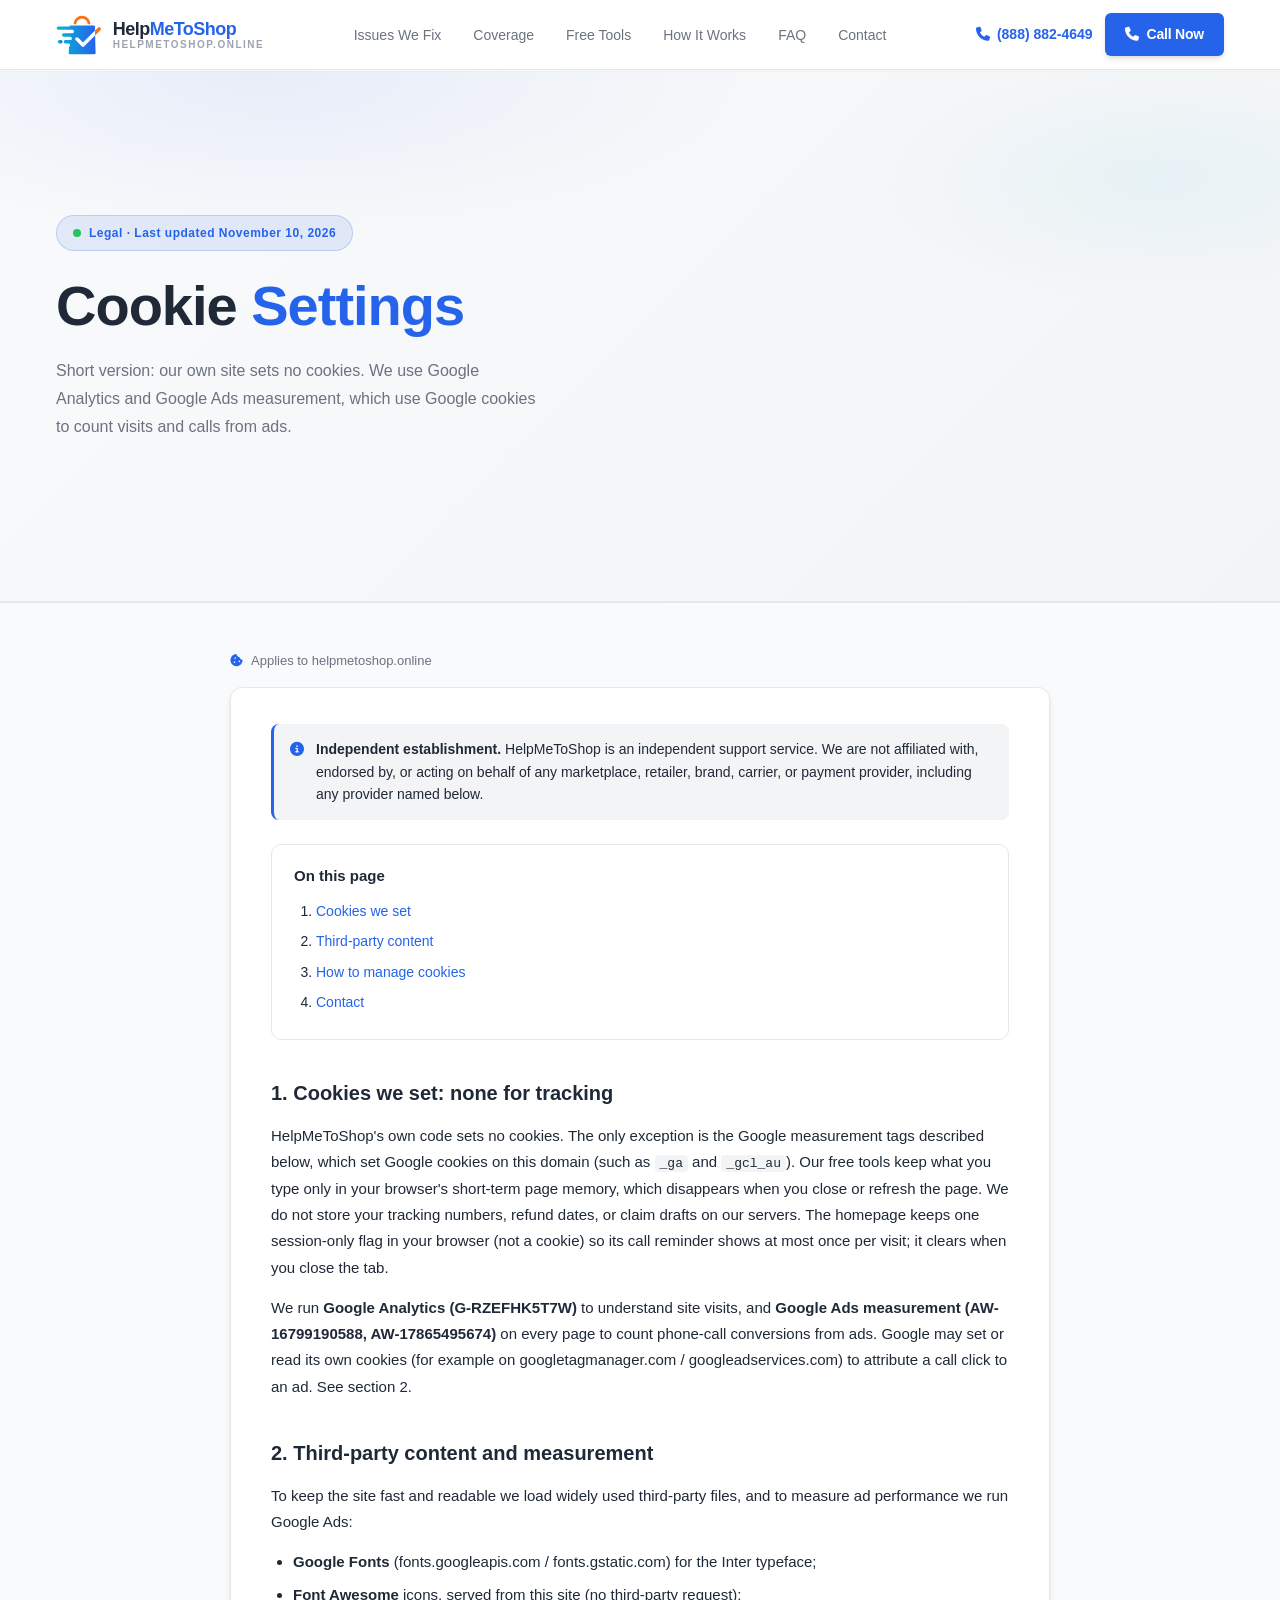
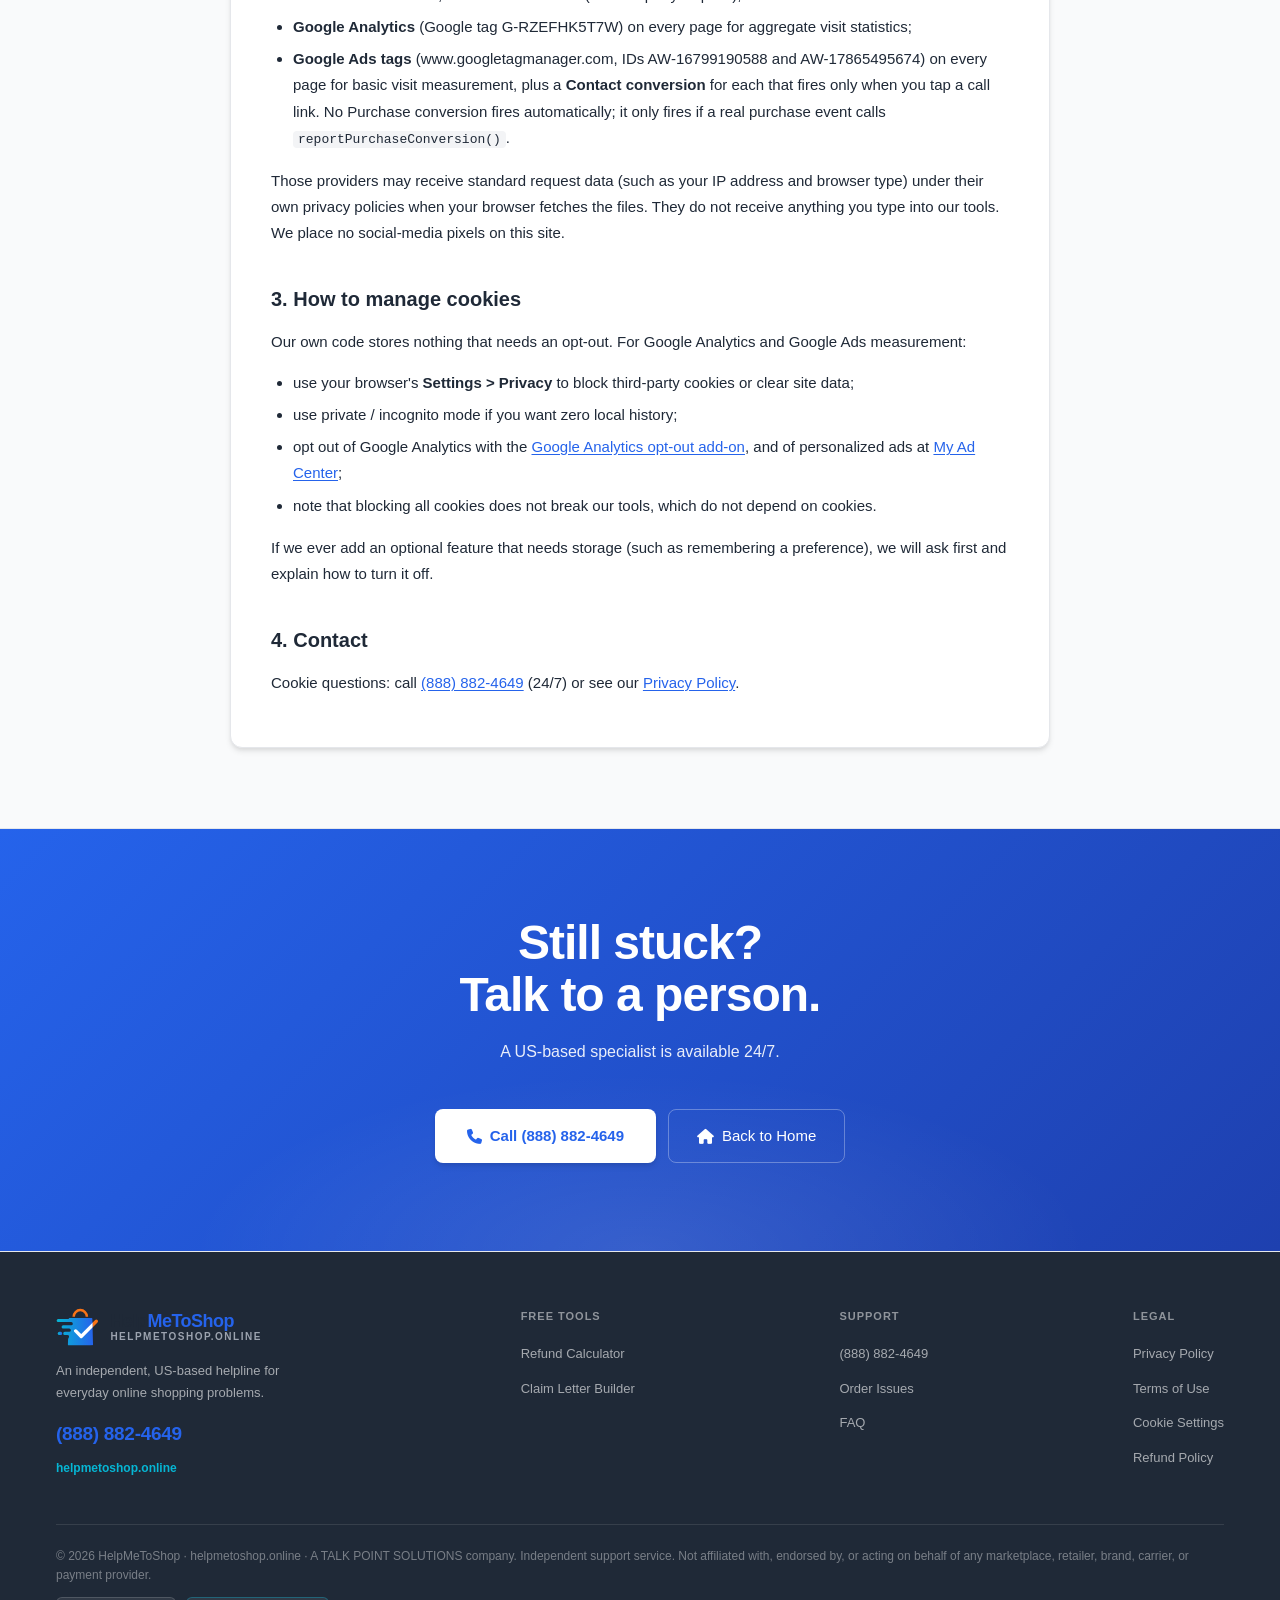
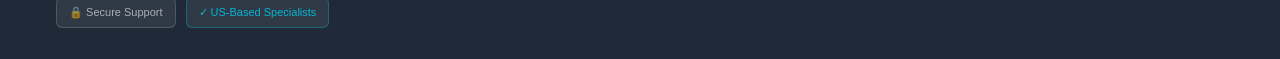
<file: cookies/index.html>
<!DOCTYPE html>
<html lang="en-US">
<head>
  <meta charset="UTF-8" />
  <meta name="viewport" content="width=device-width, initial-scale=1.0, viewport-fit=cover" />
  <title>Cookie Settings | HelpMeToShop</title>
  <meta name="description" content="HelpMeToShop sets no tracking cookies. Learn what little data browsers store here and how to manage cookies for our CDN providers." />
  <link rel="canonical" href="https://helpmetoshop.online/cookies/" />
  <meta name="robots" content="index, follow, max-image-preview:large, max-snippet:-1" />
  <meta property="og:type" content="website" />
  <meta property="og:site_name" content="HelpMeToShop" />
  <meta property="og:locale" content="en_US" />
  <meta property="og:title" content="Cookie Settings | HelpMeToShop" />
  <meta property="og:description" content="No tracking cookies, no ad cookies. Just the facts on what this site stores." />
  <meta property="og:url" content="https://helpmetoshop.online/cookies/" />
  <meta property="og:image" content="https://helpmetoshop.online/assets/images/og-image.png" />
  <meta property="og:image:width" content="1200" />
  <meta property="og:image:height" content="630" />
  <meta property="og:image:alt" content="HelpMeToShop logo with phone number (888) 882-4649" />
  <meta name="twitter:card" content="summary_large_image" />
  <meta name="twitter:title" content="Cookie Settings | HelpMeToShop" />
  <meta name="twitter:description" content="No tracking cookies, no ad cookies. Just the facts on what this site stores." />
  <meta name="twitter:image" content="https://helpmetoshop.online/assets/images/og-image.png" />
  <meta name="theme-color" content="#2563EB" />
  <link rel="icon" type="image/svg+xml" href="../assets/images/logo.svg" />
  <link rel="icon" type="image/png" sizes="32x32" href="../assets/images/favicon-32.png" />
  <link rel="apple-touch-icon" sizes="180x180" href="../assets/images/apple-touch-icon.png" />
  <link rel="manifest" href="../site.webmanifest" />
  <link rel="preconnect" href="https://fonts.googleapis.com" />
  <link rel="preconnect" href="https://fonts.gstatic.com" crossorigin />
  <link href="https://fonts.googleapis.com/css2?family=Inter:wght@400;500;600;700&display=swap" rel="stylesheet" />
  <link rel="preload" href="../assets/fonts/fa-solid-subset.woff2" as="font" type="font/woff2" crossorigin />
  <link rel="stylesheet" href="../assets/css/icons.css?v=1" />

  <link rel="stylesheet" href="../assets/css/style.css?v=12" />

  <script type="application/ld+json">
  {"@context":"https://schema.org","@type":"WebPage","name":"Cookie Settings","url":"https://helpmetoshop.online/cookies/","isPartOf":{"@type":"WebSite","name":"HelpMeToShop","url":"https://helpmetoshop.online/"}}
  </script>
  <script type="application/ld+json">
  {"@context":"https://schema.org","@type":"BreadcrumbList","itemListElement":[
    {"@type":"ListItem","position":1,"name":"Home","item":"https://helpmetoshop.online/"},
    {"@type":"ListItem","position":2,"name":"Cookie Settings","item":"https://helpmetoshop.online/cookies/"}
  ]}
  </script>

  <!-- Google tag (gtag.js) -->
  <script>
    // Load gtag.js after first interaction or shortly after page load so it doesn't block rendering.
    // gtag() calls made before then queue in dataLayer and send once it loads.
    (function () {
      var done = false;
      function loadGtag() {
        if (done) { return; }
        done = true;
        var s = document.createElement('script');
        s.async = true;
        s.src = 'https://www.googletagmanager.com/gtag/js?id=AW-16799190588';
        document.head.appendChild(s);
      }
      window.loadGtag = loadGtag;
      ['pointerdown', 'touchstart', 'keydown', 'scroll'].forEach(function (ev) {
        window.addEventListener(ev, loadGtag, { once: true, passive: true });
      });
      window.addEventListener('load', function () { setTimeout(loadGtag, 1500); });
    })();
  </script>
  <script>
    window.dataLayer = window.dataLayer || [];
    function gtag(){dataLayer.push(arguments);}
    gtag('js', new Date());

    gtag('config', 'AW-16799190588');
    gtag('config', 'AW-17865495674');
    gtag('config', 'G-RZEFHK5T7W');
  </script>
</head>
<body>

  <!-- NAV -->
  <nav>
    <div class="nav-brand">
      <a href="../" style="display:flex;align-items:center;gap:11px;" aria-label="HelpMeToShop home"><img class="brand-mark" src="../assets/images/logo.svg" width="46" height="40" alt="HelpMeToShop logo" />
      <span class="brand-logo">Help<span>MeToShop</span><small>HELPMETOSHOP.ONLINE</small></span></a>
    </div>
    <ul class="nav-links">
      <li><a href="../#issues">Issues We Fix</a></li>
      <li><a href="../#coverage">Coverage</a></li>
      <li><a href="../#tools">Free Tools</a></li>
      <li><a href="../#how">How It Works</a></li>
      <li><a href="../#faq">FAQ</a></li>
      <li><a href="../#cta">Contact</a></li>
    </ul>
    <div class="nav-r">
      <div class="nav-num"><i class="fa-solid fa-phone"></i> (888) 882-4649</div>
      <a href="tel:+18888824649" class="nav-call"><i class="fa-solid fa-phone"></i> Call Now</a>
    </div>
    <button class="hbg" id="hbgBtn" type="button" aria-label="Menu">
      <span></span><span></span><span></span>
    </button>
  </nav>
  <div class="mob-nav" id="mobNav">
    <a href="../#issues">Issues We Fix</a>
    <a href="../#coverage">Coverage</a>
    <a href="../#tools">Free Tools</a>
    <a href="../#how">How It Works</a>
    <a href="../#faq">FAQ</a>
    <a href="tel:+18888824649" class="mob-call"><i class="fa-solid fa-phone"></i> (888) 882-4649</a>
  </div>

  <!-- LEGAL HERO -->
  <section class="hero">
    <div class="hero-inner" style="grid-template-columns:1fr;gap:24px;padding-top:64px;padding-bottom:48px;">
      <div class="hero-l">
        <div class="hero-kicker"><span class="kicker-dot"></span> Legal · Last updated November 10, 2026</div>
        <h1>Cookie <span>Settings</span></h1>
        <p>Short version: our own site sets no cookies. We use Google Analytics and Google Ads measurement, which use Google cookies to count visits and calls from ads.</p>
      </div>
    </div>
  </section>

  <!-- LEGAL BODY -->
  <div class="legal-sec">
    <div class="legal-inner">
      <div class="legal-meta"><i class="fa-solid fa-cookie-bite"></i> Applies to helpmetoshop.online</div>
      <div class="legal-card">
        <div class="legal-note"><i class="fa-solid fa-circle-info"></i><div><strong>Independent establishment.</strong> HelpMeToShop is an independent support service. We are not affiliated with, endorsed by, or acting on behalf of any marketplace, retailer, brand, carrier, or payment provider, including any provider named below.</div></div>

        <div class="legal-toc">
          <h3>On this page</h3>
          <ol>
            <li><a href="#ours">Cookies we set</a></li>
            <li><a href="#third">Third-party content</a></li>
            <li><a href="#manage">How to manage cookies</a></li>
            <li><a href="#contact">Contact</a></li>
          </ol>
        </div>

        <h2 id="ours">1. Cookies we set: none for tracking</h2>
        <p>HelpMeToShop's own code sets no cookies. The only exception is the Google measurement tags described below, which set Google cookies on this domain (such as <code>_ga</code> and <code>_gcl_au</code>). Our free tools keep what you type only in your browser's short-term page memory, which disappears when you close or refresh the page. We do not store your tracking numbers, refund dates, or claim drafts on our servers. The homepage keeps one session-only flag in your browser (not a cookie) so its call reminder shows at most once per visit; it clears when you close the tab.</p>
        <p>We run <strong>Google Analytics (G-RZEFHK5T7W)</strong> to understand site visits, and <strong>Google Ads measurement (AW-16799190588, AW-17865495674)</strong> on every page to count phone-call conversions from ads. Google may set or read its own cookies (for example on googletagmanager.com / googleadservices.com) to attribute a call click to an ad. See section 2.</p>

        <h2 id="third">2. Third-party content and measurement</h2>
        <p>To keep the site fast and readable we load widely used third-party files, and to measure ad performance we run Google Ads:</p>
        <ul>
          <li><strong>Google Fonts</strong> (fonts.googleapis.com / fonts.gstatic.com) for the Inter typeface;</li>
          <li><strong>Font Awesome</strong> icons, served from this site (no third-party request);</li>
          <li><strong>Google Analytics</strong> (Google tag G-RZEFHK5T7W) on every page for aggregate visit statistics;</li>
          <li><strong>Google Ads tags</strong> (www.googletagmanager.com, IDs AW-16799190588 and AW-17865495674) on every page for basic visit measurement, plus a <strong>Contact conversion</strong> for each that fires only when you tap a call link. No Purchase conversion fires automatically; it only fires if a real purchase event calls <code>reportPurchaseConversion()</code>.</li>
        </ul>
        <p>Those providers may receive standard request data (such as your IP address and browser type) under their own privacy policies when your browser fetches the files. They do not receive anything you type into our tools. We place no social-media pixels on this site.</p>

        <h2 id="manage">3. How to manage cookies</h2>
        <p>Our own code stores nothing that needs an opt-out. For Google Analytics and Google Ads measurement:</p>
        <ul>
          <li>use your browser's <strong>Settings &gt; Privacy</strong> to block third-party cookies or clear site data;</li>
          <li>use private / incognito mode if you want zero local history;</li>
          <li>opt out of Google Analytics with the <a href="https://tools.google.com/dlpage/gaoptout" rel="noopener">Google Analytics opt-out add-on</a>, and of personalized ads at <a href="https://myadcenter.google.com/" rel="noopener">My Ad Center</a>;</li>
          <li>note that blocking all cookies does not break our tools, which do not depend on cookies.</li>
        </ul>
        <p>If we ever add an optional feature that needs storage (such as remembering a preference), we will ask first and explain how to turn it off.</p>

        <h2 id="contact">4. Contact</h2>
        <p>Cookie questions: call <a href="tel:+18888824649">(888) 882-4649</a> (24/7) or see our <a href="../privacy/">Privacy Policy</a>.</p>
      </div>
    </div>
  </div>

  <!-- BIG CTA -->
  <div class="cta-sec" id="cta">
    <div class="cta-inner">
      <h2>Still stuck?<br /><span>Talk to a person.</span></h2>
      <p>A US-based specialist is available 24/7.</p>
      <div class="cta-actions">
        <a href="tel:+18888824649" class="btn-or"><i class="fa-solid fa-phone"></i> Call (888) 882-4649</a>
        <a href="../" class="btn-bdr"><i class="fa-solid fa-house"></i> Back to Home</a>
      </div>
    </div>
  </div>

  <!-- FOOTER -->
  <footer>
    <div class="ft">
      <div class="ft-top">
        <div class="ft-logo">
          <div class="brand-lockup"><img class="brand-mark ft-mark" src="../assets/images/logo.svg" width="46" height="40" alt="HelpMeToShop logo" /><div class="brand-logo">Help<span>MeToShop</span><small>HELPMETOSHOP.ONLINE</small></div></div>
          <p>An independent, US-based helpline for everyday online shopping problems.</p>
          <a href="tel:+18888824649" class="ft-phone">(888) 882-4649</a>
          <span class="ft-domain">helpmetoshop.online</span>
        </div>
        <div class="ft-col"><h5>Free Tools</h5><ul><li><a href="../refund-calculator/">Refund Calculator</a></li><li><a href="../claim-letter/">Claim Letter Builder</a></li></ul></div>
        <div class="ft-col"><h5>Support</h5><ul><li><a href="tel:+18888824649">(888) 882-4649</a></li><li><a href="../#issues">Order Issues</a></li><li><a href="../#faq">FAQ</a></li></ul></div>
        <div class="ft-col"><h5>Legal</h5><ul><li><a href="../privacy/">Privacy Policy</a></li><li><a href="../terms/">Terms of Use</a></li><li><a href="../cookies/">Cookie Settings</a></li><li><a href="../refund-policy/">Refund Policy</a></li></ul></div>
      </div>
      <div class="ft-bot">
        <p>© <span id="year">2025</span> HelpMeToShop · helpmetoshop.online · A TALK POINT SOLUTIONS company. Independent support service. Not affiliated with, endorsed by, or acting on behalf of any marketplace, retailer, brand, carrier, or payment provider.</p>
        <div class="ft-badges"><span class="ft-badge">🔒 Secure Support</span><span class="ft-badge accent">✓ US-Based Specialists</span></div>
      </div>
    </div>
  </footer>

  <!-- MOBILE STICKY BAR -->
  <div class="mob-bar">
    <a href="tel:+18888824649">
      <div class="mb-icon"><i class="fa-solid fa-phone"></i></div>
      <div class="mb-inner">
        <span class="mb-num">(888) 882-4649</span>
        <span class="mb-sub">Tap to Call · Toll-Free · 24/7</span>
      </div>
    </a>
  </div>

  <script src="../assets/js/main.js?v=14"></script>
</body>
</html>
</file>
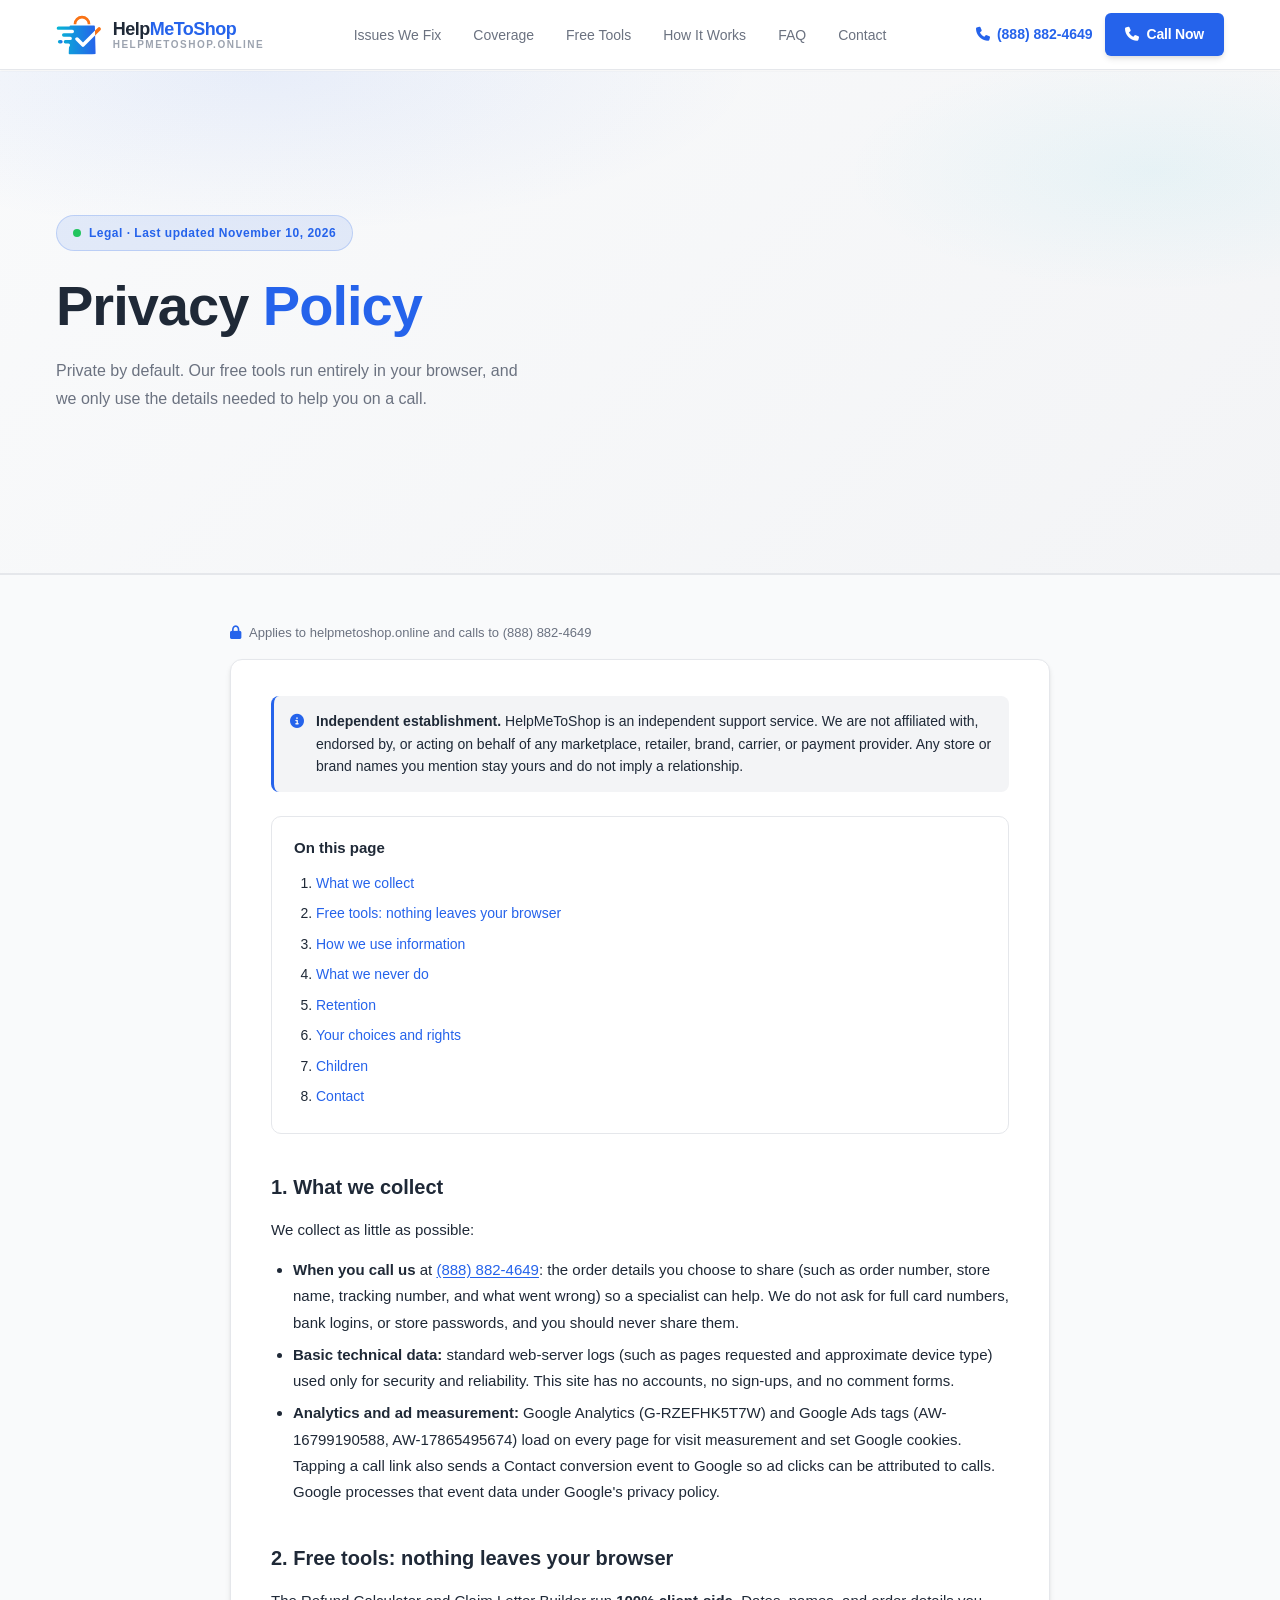
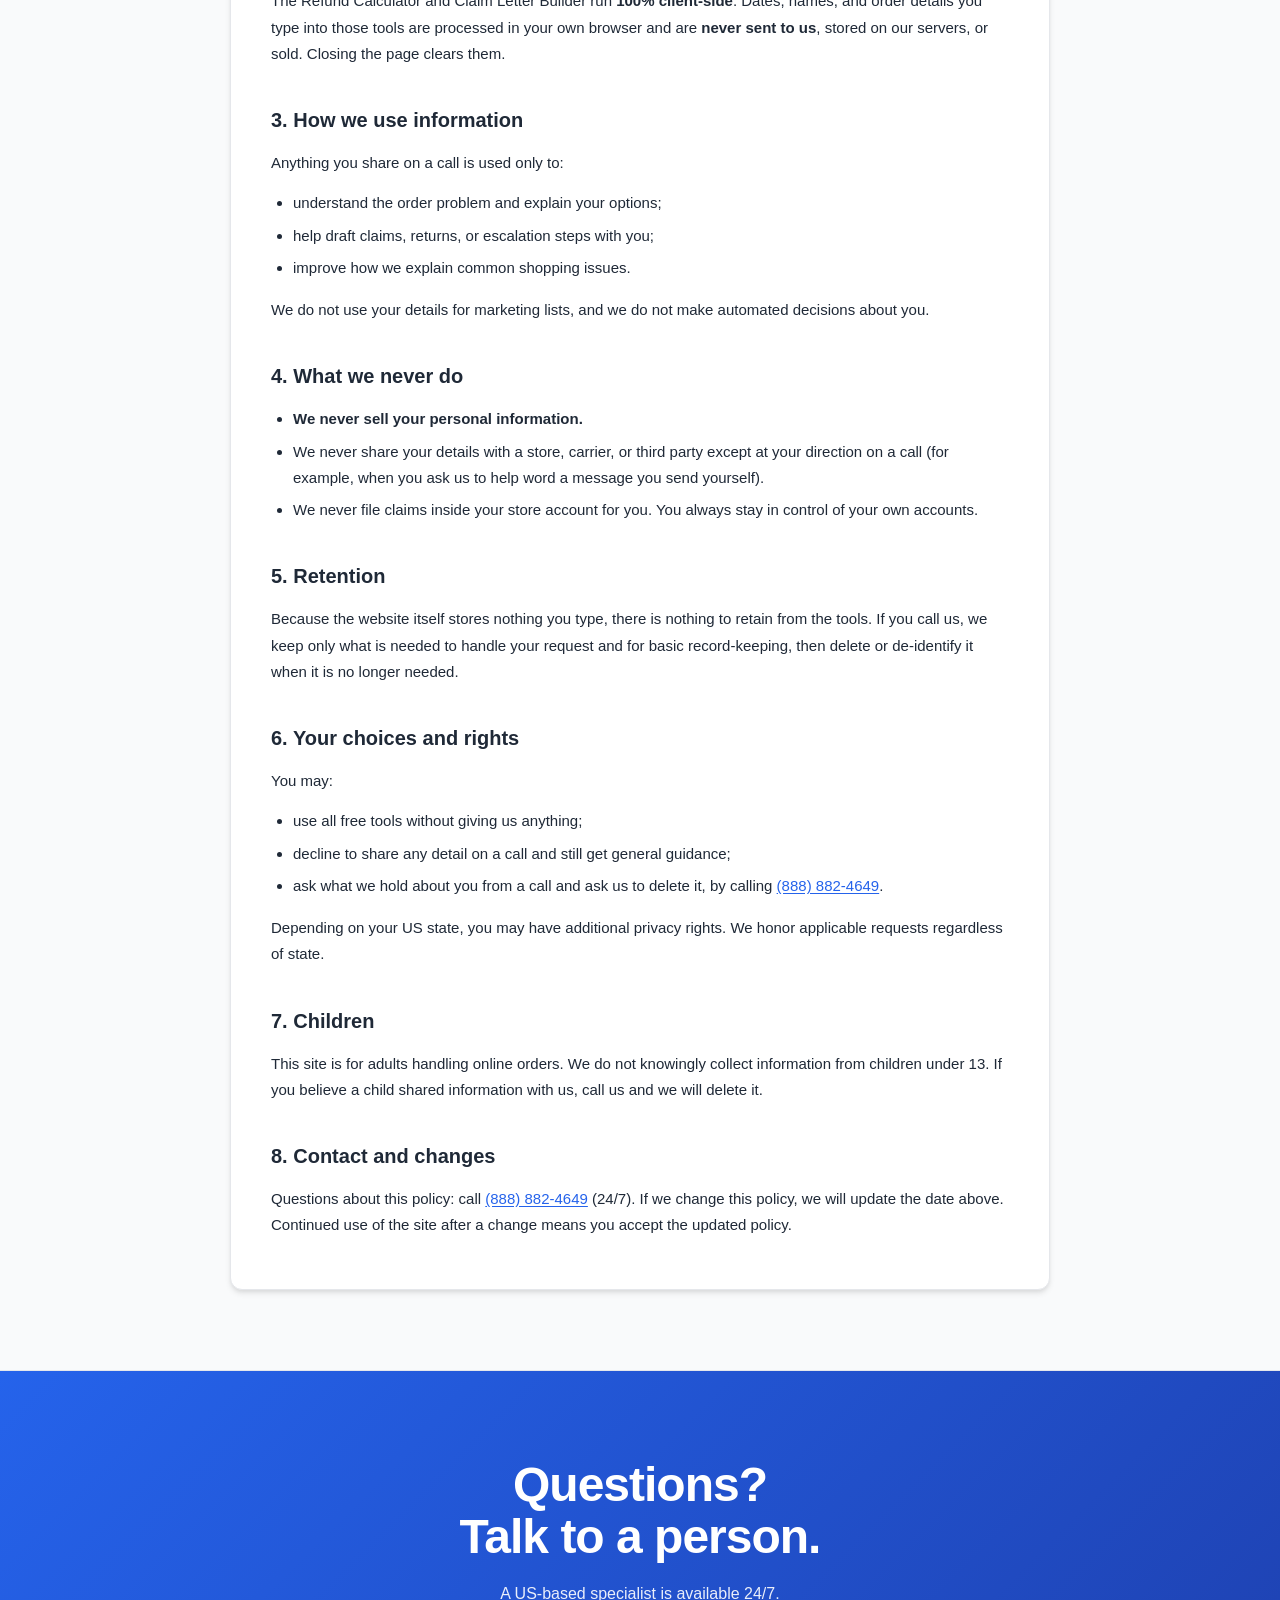
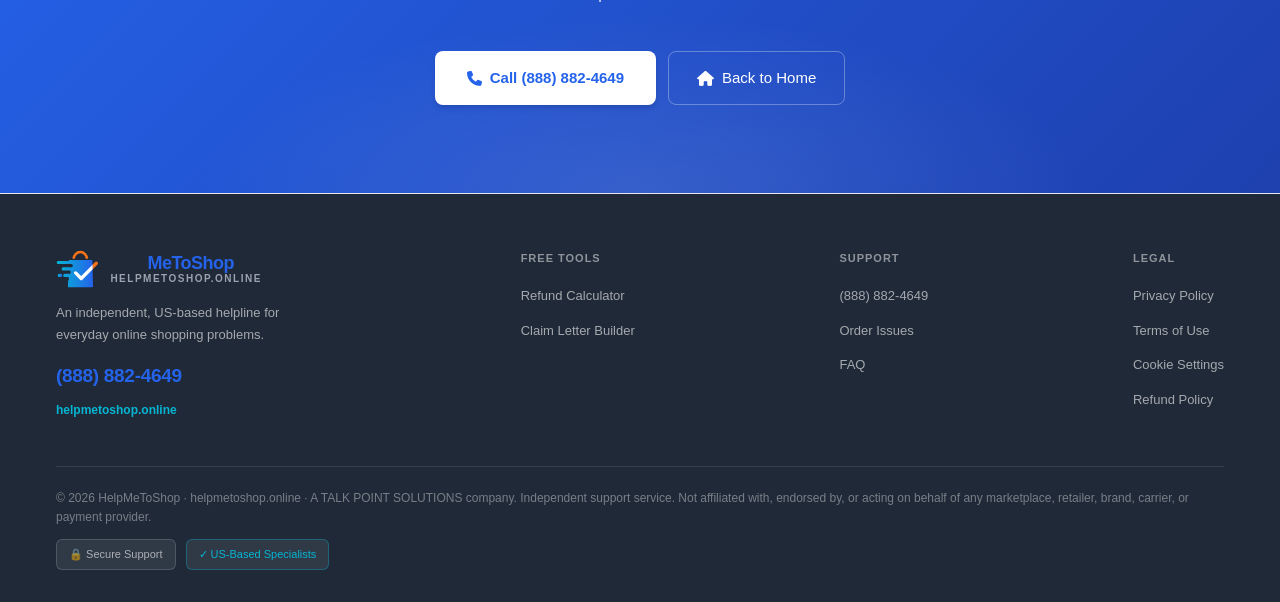
<file: privacy/index.html>
<!DOCTYPE html>
<html lang="en-US">
<head>
  <meta charset="UTF-8" />
  <meta name="viewport" content="width=device-width, initial-scale=1.0, viewport-fit=cover" />
  <title>Privacy Policy | HelpMeToShop</title>
  <meta name="description" content="How HelpMeToShop handles your information: our free tools run in your browser, we collect only what is needed to help you, and we never sell your data." />
  <link rel="canonical" href="https://helpmetoshop.online/privacy/" />
  <meta name="robots" content="index, follow, max-image-preview:large, max-snippet:-1" />
  <meta property="og:type" content="website" />
  <meta property="og:site_name" content="HelpMeToShop" />
  <meta property="og:locale" content="en_US" />
  <meta property="og:title" content="Privacy Policy | HelpMeToShop" />
  <meta property="og:description" content="Private by default. What we collect, what we never store, and how to contact us." />
  <meta property="og:url" content="https://helpmetoshop.online/privacy/" />
  <meta property="og:image" content="https://helpmetoshop.online/assets/images/og-image.png" />
  <meta property="og:image:width" content="1200" />
  <meta property="og:image:height" content="630" />
  <meta property="og:image:alt" content="HelpMeToShop logo with phone number (888) 882-4649" />
  <meta name="twitter:card" content="summary_large_image" />
  <meta name="twitter:title" content="Privacy Policy | HelpMeToShop" />
  <meta name="twitter:description" content="Private by default. What we collect, what we never store, and how to contact us." />
  <meta name="twitter:image" content="https://helpmetoshop.online/assets/images/og-image.png" />
  <meta name="theme-color" content="#2563EB" />
  <link rel="icon" type="image/svg+xml" href="../assets/images/logo.svg" />
  <link rel="icon" type="image/png" sizes="32x32" href="../assets/images/favicon-32.png" />
  <link rel="apple-touch-icon" sizes="180x180" href="../assets/images/apple-touch-icon.png" />
  <link rel="manifest" href="../site.webmanifest" />
  <link rel="preconnect" href="https://fonts.googleapis.com" />
  <link rel="preconnect" href="https://fonts.gstatic.com" crossorigin />
  <link href="https://fonts.googleapis.com/css2?family=Inter:wght@400;500;600;700&display=swap" rel="stylesheet" />
  <link rel="preload" href="../assets/fonts/fa-solid-subset.woff2" as="font" type="font/woff2" crossorigin />
  <link rel="stylesheet" href="../assets/css/icons.css?v=1" />

  <link rel="stylesheet" href="../assets/css/style.css?v=12" />

  <script type="application/ld+json">
  {"@context":"https://schema.org","@type":"WebPage","name":"Privacy Policy","url":"https://helpmetoshop.online/privacy/","isPartOf":{"@type":"WebSite","name":"HelpMeToShop","url":"https://helpmetoshop.online/"}}
  </script>
  <script type="application/ld+json">
  {"@context":"https://schema.org","@type":"BreadcrumbList","itemListElement":[
    {"@type":"ListItem","position":1,"name":"Home","item":"https://helpmetoshop.online/"},
    {"@type":"ListItem","position":2,"name":"Privacy Policy","item":"https://helpmetoshop.online/privacy/"}
  ]}
  </script>

  <!-- Google tag (gtag.js) -->
  <script>
    // Load gtag.js after first interaction or shortly after page load so it doesn't block rendering.
    // gtag() calls made before then queue in dataLayer and send once it loads.
    (function () {
      var done = false;
      function loadGtag() {
        if (done) { return; }
        done = true;
        var s = document.createElement('script');
        s.async = true;
        s.src = 'https://www.googletagmanager.com/gtag/js?id=AW-16799190588';
        document.head.appendChild(s);
      }
      window.loadGtag = loadGtag;
      ['pointerdown', 'touchstart', 'keydown', 'scroll'].forEach(function (ev) {
        window.addEventListener(ev, loadGtag, { once: true, passive: true });
      });
      window.addEventListener('load', function () { setTimeout(loadGtag, 1500); });
    })();
  </script>
  <script>
    window.dataLayer = window.dataLayer || [];
    function gtag(){dataLayer.push(arguments);}
    gtag('js', new Date());

    gtag('config', 'AW-16799190588');
    gtag('config', 'AW-17865495674');
    gtag('config', 'G-RZEFHK5T7W');
  </script>
</head>
<body>

  <!-- NAV -->
  <nav>
    <div class="nav-brand">
      <a href="../" style="display:flex;align-items:center;gap:11px;" aria-label="HelpMeToShop home"><img class="brand-mark" src="../assets/images/logo.svg" width="46" height="40" alt="HelpMeToShop logo" />
      <span class="brand-logo">Help<span>MeToShop</span><small>HELPMETOSHOP.ONLINE</small></span></a>
    </div>
    <ul class="nav-links">
      <li><a href="../#issues">Issues We Fix</a></li>
      <li><a href="../#coverage">Coverage</a></li>
      <li><a href="../#tools">Free Tools</a></li>
      <li><a href="../#how">How It Works</a></li>
      <li><a href="../#faq">FAQ</a></li>
      <li><a href="../#cta">Contact</a></li>
    </ul>
    <div class="nav-r">
      <div class="nav-num"><i class="fa-solid fa-phone"></i> (888) 882-4649</div>
      <a href="tel:+18888824649" class="nav-call"><i class="fa-solid fa-phone"></i> Call Now</a>
    </div>
    <button class="hbg" id="hbgBtn" type="button" aria-label="Menu">
      <span></span><span></span><span></span>
    </button>
  </nav>
  <div class="mob-nav" id="mobNav">
    <a href="../#issues">Issues We Fix</a>
    <a href="../#coverage">Coverage</a>
    <a href="../#tools">Free Tools</a>
    <a href="../#how">How It Works</a>
    <a href="../#faq">FAQ</a>
    <a href="tel:+18888824649" class="mob-call"><i class="fa-solid fa-phone"></i> (888) 882-4649</a>
  </div>

  <!-- LEGAL HERO -->
  <section class="hero">
    <div class="hero-inner" style="grid-template-columns:1fr;gap:24px;padding-top:64px;padding-bottom:48px;">
      <div class="hero-l">
        <div class="hero-kicker"><span class="kicker-dot"></span> Legal · Last updated November 10, 2026</div>
        <h1>Privacy <span>Policy</span></h1>
        <p>Private by default. Our free tools run entirely in your browser, and we only use the details needed to help you on a call.</p>
      </div>
    </div>
  </section>

  <!-- LEGAL BODY -->
  <div class="legal-sec">
    <div class="legal-inner">
      <div class="legal-meta"><i class="fa-solid fa-lock"></i> Applies to helpmetoshop.online and calls to (888) 882-4649</div>
      <div class="legal-card">
        <div class="legal-note"><i class="fa-solid fa-circle-info"></i><div><strong>Independent establishment.</strong> HelpMeToShop is an independent support service. We are not affiliated with, endorsed by, or acting on behalf of any marketplace, retailer, brand, carrier, or payment provider. Any store or brand names you mention stay yours and do not imply a relationship.</div></div>

        <div class="legal-toc">
          <h3>On this page</h3>
          <ol>
            <li><a href="#what-we-collect">What we collect</a></li>
            <li><a href="#tools">Free tools: nothing leaves your browser</a></li>
            <li><a href="#how-we-use">How we use information</a></li>
            <li><a href="#sharing">What we never do</a></li>
            <li><a href="#retention">Retention</a></li>
            <li><a href="#rights">Your choices and rights</a></li>
            <li><a href="#children">Children</a></li>
            <li><a href="#contact">Contact</a></li>
          </ol>
        </div>

        <h2 id="what-we-collect">1. What we collect</h2>
        <p>We collect as little as possible:</p>
        <ul>
          <li><strong>When you call us</strong> at <a href="tel:+18888824649">(888) 882-4649</a>: the order details you choose to share (such as order number, store name, tracking number, and what went wrong) so a specialist can help. We do not ask for full card numbers, bank logins, or store passwords, and you should never share them.</li>
          <li><strong>Basic technical data:</strong> standard web-server logs (such as pages requested and approximate device type) used only for security and reliability. This site has no accounts, no sign-ups, and no comment forms.</li>
          <li><strong>Analytics and ad measurement:</strong> Google Analytics (G-RZEFHK5T7W) and Google Ads tags (AW-16799190588, AW-17865495674) load on every page for visit measurement and set Google cookies. Tapping a call link also sends a Contact conversion event to Google so ad clicks can be attributed to calls. Google processes that event data under Google's privacy policy.</li>
        </ul>

        <h2 id="tools">2. Free tools: nothing leaves your browser</h2>
        <p>The Refund Calculator and Claim Letter Builder run <strong>100% client-side</strong>. Dates, names, and order details you type into those tools are processed in your own browser and are <strong>never sent to us</strong>, stored on our servers, or sold. Closing the page clears them.</p>

        <h2 id="how-we-use">3. How we use information</h2>
        <p>Anything you share on a call is used only to:</p>
        <ul>
          <li>understand the order problem and explain your options;</li>
          <li>help draft claims, returns, or escalation steps with you;</li>
          <li>improve how we explain common shopping issues.</li>
        </ul>
        <p>We do not use your details for marketing lists, and we do not make automated decisions about you.</p>

        <h2 id="sharing">4. What we never do</h2>
        <ul>
          <li><strong>We never sell your personal information.</strong></li>
          <li>We never share your details with a store, carrier, or third party except at your direction on a call (for example, when you ask us to help word a message you send yourself).</li>
          <li>We never file claims inside your store account for you. You always stay in control of your own accounts.</li>
        </ul>

        <h2 id="retention">5. Retention</h2>
        <p>Because the website itself stores nothing you type, there is nothing to retain from the tools. If you call us, we keep only what is needed to handle your request and for basic record-keeping, then delete or de-identify it when it is no longer needed.</p>

        <h2 id="rights">6. Your choices and rights</h2>
        <p>You may:</p>
        <ul>
          <li>use all free tools without giving us anything;</li>
          <li>decline to share any detail on a call and still get general guidance;</li>
          <li>ask what we hold about you from a call and ask us to delete it, by calling <a href="tel:+18888824649">(888) 882-4649</a>.</li>
        </ul>
        <p>Depending on your US state, you may have additional privacy rights. We honor applicable requests regardless of state.</p>

        <h2 id="children">7. Children</h2>
        <p>This site is for adults handling online orders. We do not knowingly collect information from children under 13. If you believe a child shared information with us, call us and we will delete it.</p>

        <h2 id="contact">8. Contact and changes</h2>
        <p>Questions about this policy: call <a href="tel:+18888824649">(888) 882-4649</a> (24/7). If we change this policy, we will update the date above. Continued use of the site after a change means you accept the updated policy.</p>
      </div>
    </div>
  </div>

  <!-- BIG CTA -->
  <div class="cta-sec" id="cta">
    <div class="cta-inner">
      <h2>Questions?<br /><span>Talk to a person.</span></h2>
      <p>A US-based specialist is available 24/7.</p>
      <div class="cta-actions">
        <a href="tel:+18888824649" class="btn-or"><i class="fa-solid fa-phone"></i> Call (888) 882-4649</a>
        <a href="../" class="btn-bdr"><i class="fa-solid fa-house"></i> Back to Home</a>
      </div>
    </div>
  </div>

  <!-- FOOTER -->
  <footer>
    <div class="ft">
      <div class="ft-top">
        <div class="ft-logo">
          <div class="brand-lockup"><img class="brand-mark ft-mark" src="../assets/images/logo.svg" width="46" height="40" alt="HelpMeToShop logo" /><div class="brand-logo">Help<span>MeToShop</span><small>HELPMETOSHOP.ONLINE</small></div></div>
          <p>An independent, US-based helpline for everyday online shopping problems.</p>
          <a href="tel:+18888824649" class="ft-phone">(888) 882-4649</a>
          <span class="ft-domain">helpmetoshop.online</span>
        </div>
        <div class="ft-col"><h5>Free Tools</h5><ul><li><a href="../refund-calculator/">Refund Calculator</a></li><li><a href="../claim-letter/">Claim Letter Builder</a></li></ul></div>
        <div class="ft-col"><h5>Support</h5><ul><li><a href="tel:+18888824649">(888) 882-4649</a></li><li><a href="../#issues">Order Issues</a></li><li><a href="../#faq">FAQ</a></li></ul></div>
        <div class="ft-col"><h5>Legal</h5><ul><li><a href="../privacy/">Privacy Policy</a></li><li><a href="../terms/">Terms of Use</a></li><li><a href="../cookies/">Cookie Settings</a></li><li><a href="../refund-policy/">Refund Policy</a></li></ul></div>
      </div>
      <div class="ft-bot">
        <p>© <span id="year">2025</span> HelpMeToShop · helpmetoshop.online · A TALK POINT SOLUTIONS company. Independent support service. Not affiliated with, endorsed by, or acting on behalf of any marketplace, retailer, brand, carrier, or payment provider.</p>
        <div class="ft-badges"><span class="ft-badge">🔒 Secure Support</span><span class="ft-badge accent">✓ US-Based Specialists</span></div>
      </div>
    </div>
  </footer>

  <!-- MOBILE STICKY BAR -->
  <div class="mob-bar">
    <a href="tel:+18888824649">
      <div class="mb-icon"><i class="fa-solid fa-phone"></i></div>
      <div class="mb-inner">
        <span class="mb-num">(888) 882-4649</span>
        <span class="mb-sub">Tap to Call · Toll-Free · 24/7</span>
      </div>
    </a>
  </div>

  <script src="../assets/js/main.js?v=14"></script>
</body>
</html>
</file>
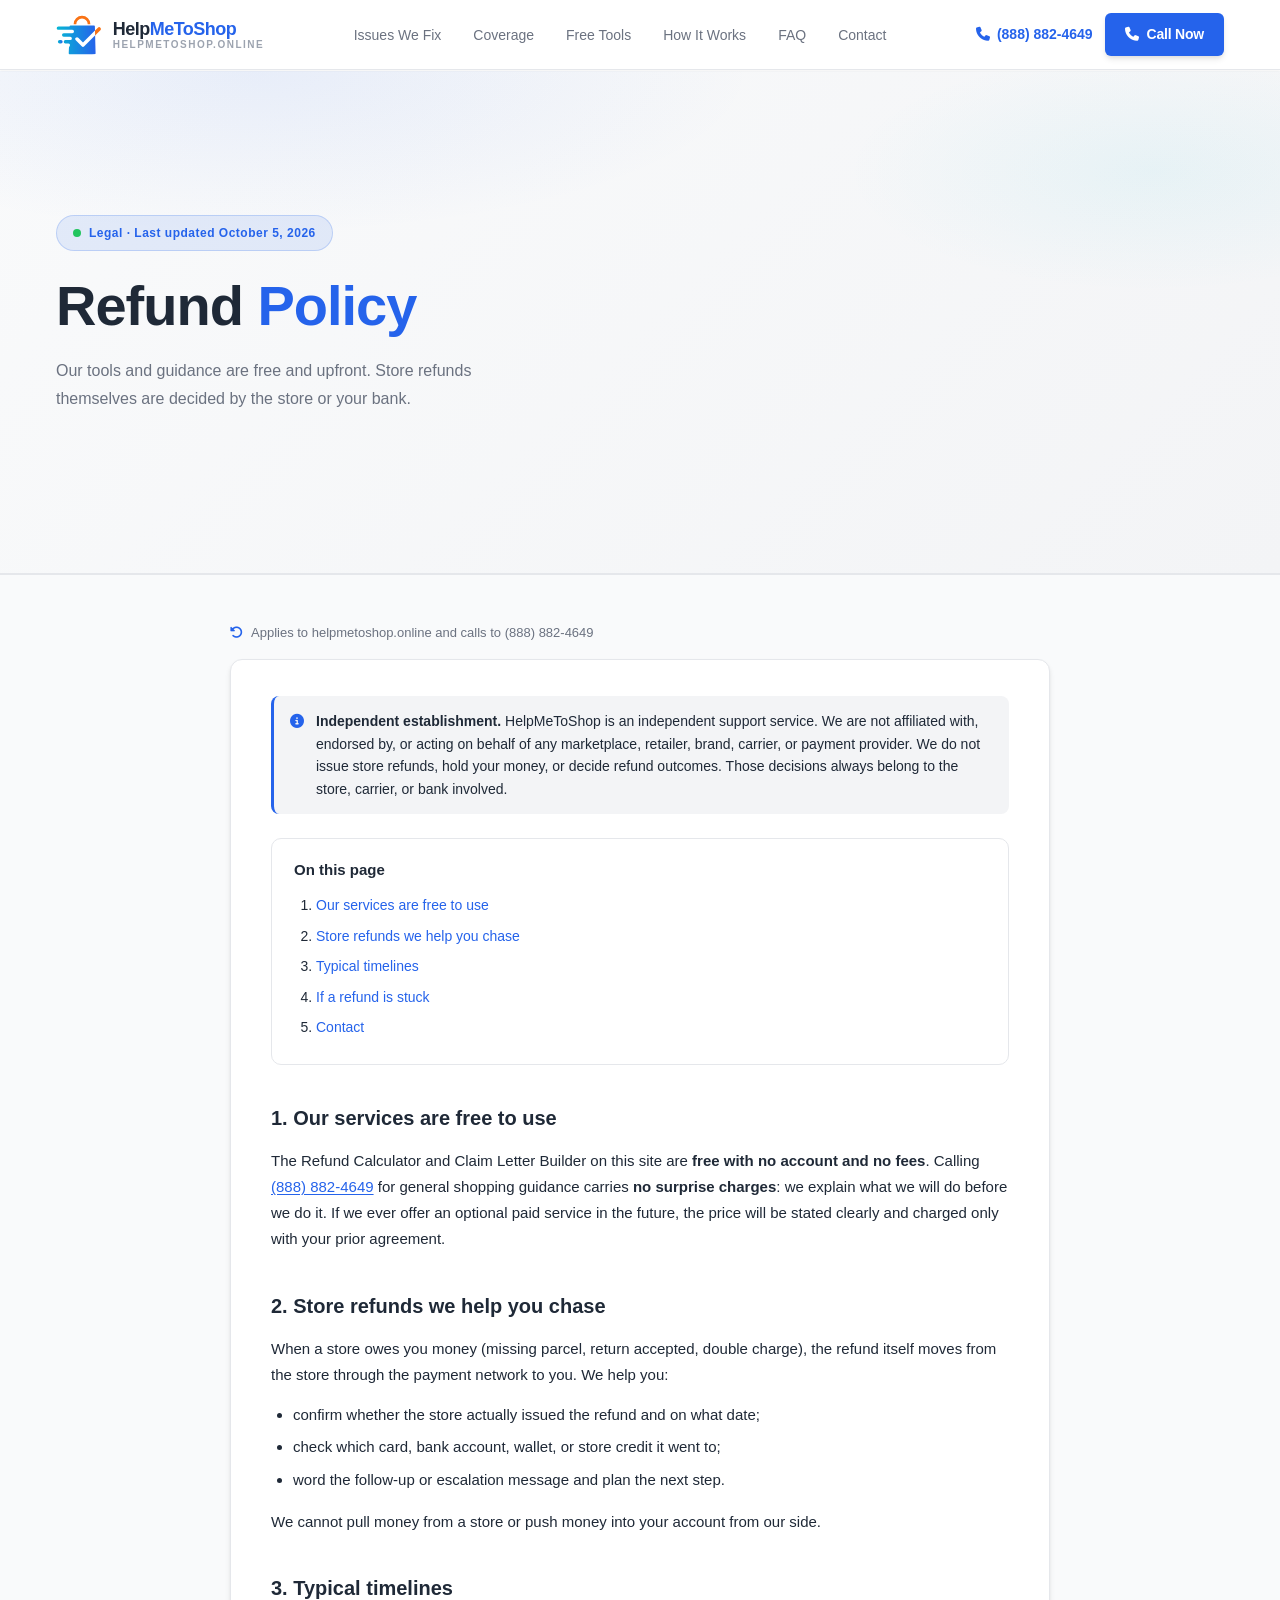
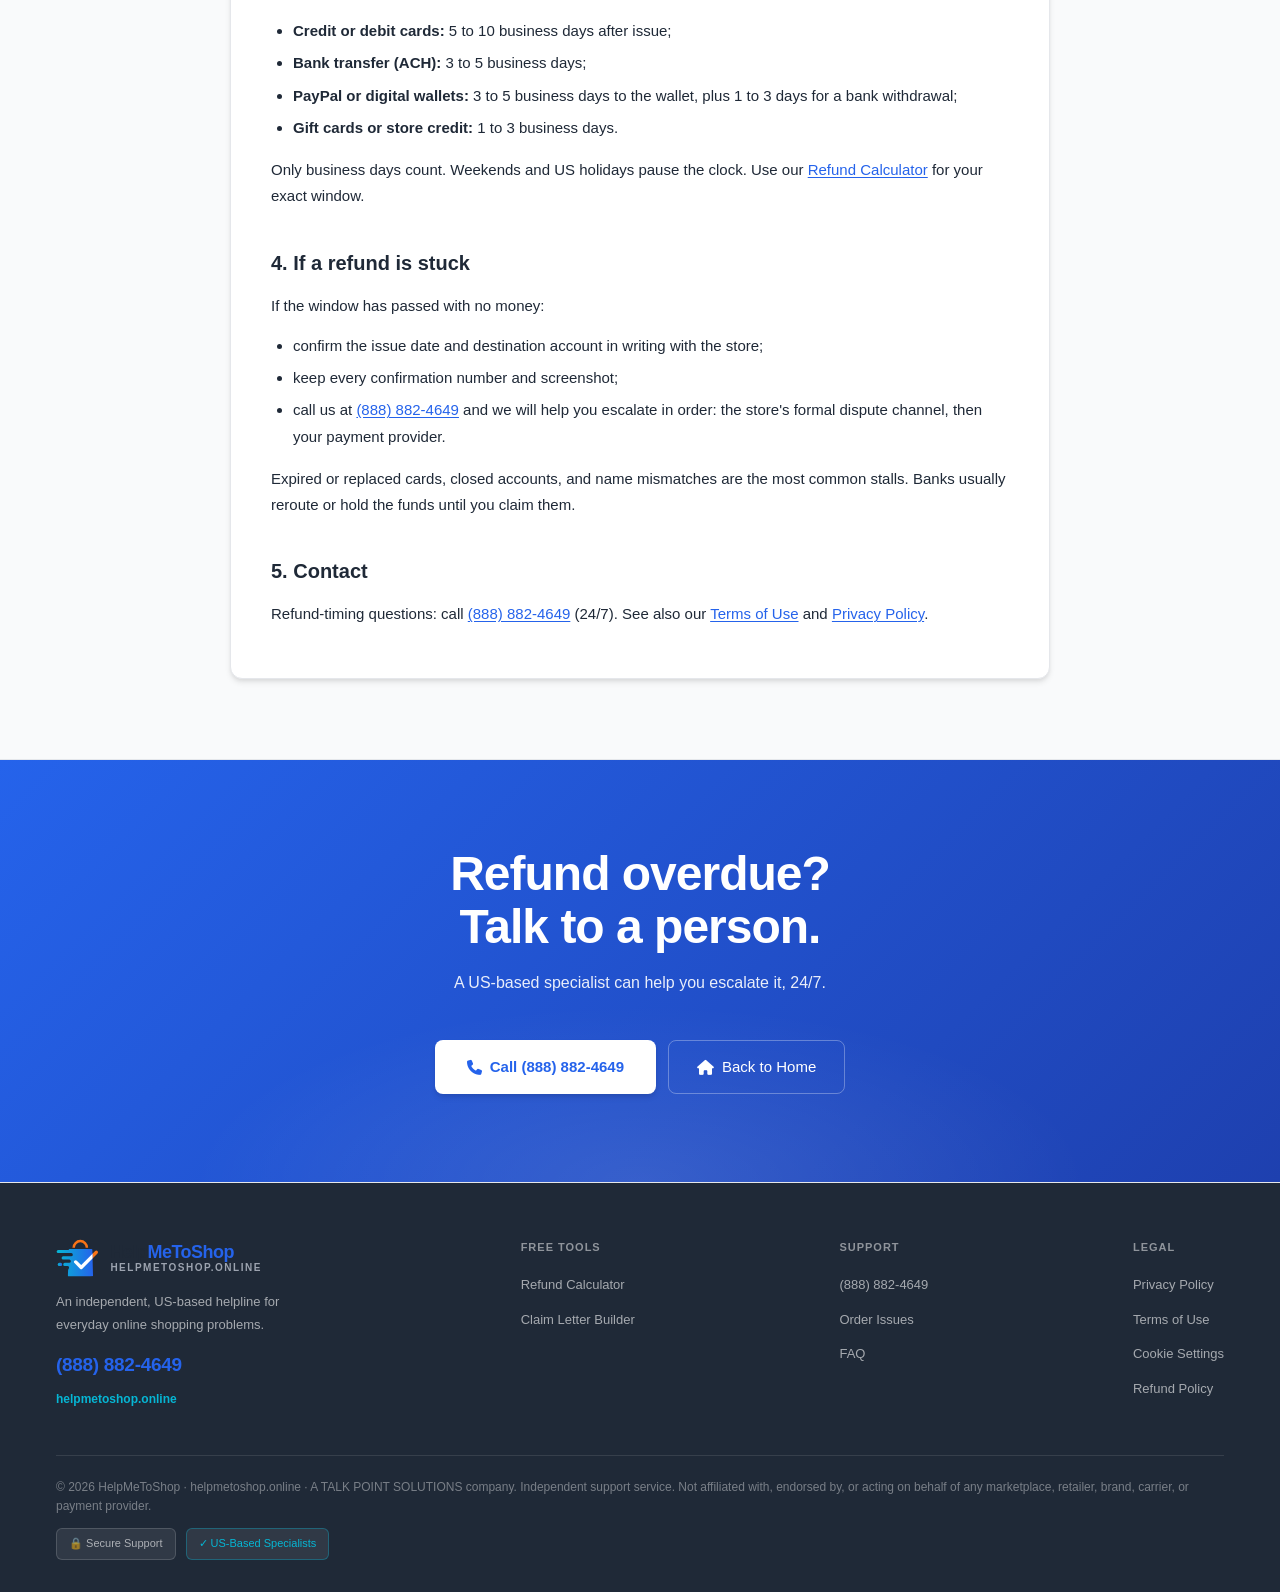
<file: refund-policy/index.html>
<!DOCTYPE html>
<html lang="en-US">
<head>
  <meta charset="UTF-8" />
  <meta name="viewport" content="width=device-width, initial-scale=1.0, viewport-fit=cover" />
  <title>Refund Policy | HelpMeToShop</title>
  <meta name="description" content="Our refund policy: on-site tools are free, phone guidance has no surprise charges, and store refunds are decided by the store or bank, not by us." />
  <link rel="canonical" href="https://helpmetoshop.online/refund-policy/" />
  <meta name="robots" content="index, follow, max-image-preview:large, max-snippet:-1" />
  <meta property="og:type" content="website" />
  <meta property="og:site_name" content="HelpMeToShop" />
  <meta property="og:locale" content="en_US" />
  <meta property="og:title" content="Refund Policy | HelpMeToShop" />
  <meta property="og:description" content="Free tools, upfront guidance, and how store refunds really work." />
  <meta property="og:url" content="https://helpmetoshop.online/refund-policy/" />
  <meta property="og:image" content="https://helpmetoshop.online/assets/images/og-image.png" />
  <meta property="og:image:width" content="1200" />
  <meta property="og:image:height" content="630" />
  <meta property="og:image:alt" content="HelpMeToShop logo with phone number (888) 882-4649" />
  <meta name="twitter:card" content="summary_large_image" />
  <meta name="twitter:title" content="Refund Policy | HelpMeToShop" />
  <meta name="twitter:description" content="Free tools, upfront guidance, and how store refunds really work." />
  <meta name="twitter:image" content="https://helpmetoshop.online/assets/images/og-image.png" />
  <meta name="theme-color" content="#2563EB" />
  <link rel="icon" type="image/svg+xml" href="../assets/images/logo.svg" />
  <link rel="icon" type="image/png" sizes="32x32" href="../assets/images/favicon-32.png" />
  <link rel="apple-touch-icon" sizes="180x180" href="../assets/images/apple-touch-icon.png" />
  <link rel="manifest" href="../site.webmanifest" />
  <link rel="preconnect" href="https://fonts.googleapis.com" />
  <link rel="preconnect" href="https://fonts.gstatic.com" crossorigin />
  <link href="https://fonts.googleapis.com/css2?family=Inter:wght@400;500;600;700&display=swap" rel="stylesheet" />
  <link rel="preload" href="../assets/fonts/fa-solid-subset.woff2" as="font" type="font/woff2" crossorigin />
  <link rel="stylesheet" href="../assets/css/icons.css?v=1" />

  <link rel="stylesheet" href="../assets/css/style.css?v=12" />

  <script type="application/ld+json">
  {"@context":"https://schema.org","@type":"WebPage","name":"Refund Policy","url":"https://helpmetoshop.online/refund-policy/","isPartOf":{"@type":"WebSite","name":"HelpMeToShop","url":"https://helpmetoshop.online/"}}
  </script>
  <script type="application/ld+json">
  {"@context":"https://schema.org","@type":"BreadcrumbList","itemListElement":[
    {"@type":"ListItem","position":1,"name":"Home","item":"https://helpmetoshop.online/"},
    {"@type":"ListItem","position":2,"name":"Refund Policy","item":"https://helpmetoshop.online/refund-policy/"}
  ]}
  </script>

  <!-- Google tag (gtag.js) -->
  <script>
    // Load gtag.js after first interaction or shortly after page load so it doesn't block rendering.
    // gtag() calls made before then queue in dataLayer and send once it loads.
    (function () {
      var done = false;
      function loadGtag() {
        if (done) { return; }
        done = true;
        var s = document.createElement('script');
        s.async = true;
        s.src = 'https://www.googletagmanager.com/gtag/js?id=AW-16799190588';
        document.head.appendChild(s);
      }
      window.loadGtag = loadGtag;
      ['pointerdown', 'touchstart', 'keydown', 'scroll'].forEach(function (ev) {
        window.addEventListener(ev, loadGtag, { once: true, passive: true });
      });
      window.addEventListener('load', function () { setTimeout(loadGtag, 1500); });
    })();
  </script>
  <script>
    window.dataLayer = window.dataLayer || [];
    function gtag(){dataLayer.push(arguments);}
    gtag('js', new Date());

    gtag('config', 'AW-16799190588');
    gtag('config', 'AW-17865495674');
    gtag('config', 'G-RZEFHK5T7W');
  </script>
</head>
<body>

  <!-- NAV -->
  <nav>
    <div class="nav-brand">
      <a href="../" style="display:flex;align-items:center;gap:11px;" aria-label="HelpMeToShop home"><img class="brand-mark" src="../assets/images/logo.svg" width="46" height="40" alt="HelpMeToShop logo" />
      <span class="brand-logo">Help<span>MeToShop</span><small>HELPMETOSHOP.ONLINE</small></span></a>
    </div>
    <ul class="nav-links">
      <li><a href="../#issues">Issues We Fix</a></li>
      <li><a href="../#coverage">Coverage</a></li>
      <li><a href="../#tools">Free Tools</a></li>
      <li><a href="../#how">How It Works</a></li>
      <li><a href="../#faq">FAQ</a></li>
      <li><a href="../#cta">Contact</a></li>
    </ul>
    <div class="nav-r">
      <div class="nav-num"><i class="fa-solid fa-phone"></i> (888) 882-4649</div>
      <a href="tel:+18888824649" class="nav-call"><i class="fa-solid fa-phone"></i> Call Now</a>
    </div>
    <button class="hbg" id="hbgBtn" type="button" aria-label="Menu">
      <span></span><span></span><span></span>
    </button>
  </nav>
  <div class="mob-nav" id="mobNav">
    <a href="../#issues">Issues We Fix</a>
    <a href="../#coverage">Coverage</a>
    <a href="../#tools">Free Tools</a>
    <a href="../#how">How It Works</a>
    <a href="../#faq">FAQ</a>
    <a href="tel:+18888824649" class="mob-call"><i class="fa-solid fa-phone"></i> (888) 882-4649</a>
  </div>

  <!-- LEGAL HERO -->
  <section class="hero">
    <div class="hero-inner" style="grid-template-columns:1fr;gap:24px;padding-top:64px;padding-bottom:48px;">
      <div class="hero-l">
        <div class="hero-kicker"><span class="kicker-dot"></span> Legal · Last updated October 5, 2026</div>
        <h1>Refund <span>Policy</span></h1>
        <p>Our tools and guidance are free and upfront. Store refunds themselves are decided by the store or your bank.</p>
      </div>
    </div>
  </section>

  <!-- LEGAL BODY -->
  <div class="legal-sec">
    <div class="legal-inner">
      <div class="legal-meta"><i class="fa-solid fa-rotate-left"></i> Applies to helpmetoshop.online and calls to (888) 882-4649</div>
      <div class="legal-card">
        <div class="legal-note"><i class="fa-solid fa-circle-info"></i><div><strong>Independent establishment.</strong> HelpMeToShop is an independent support service. We are not affiliated with, endorsed by, or acting on behalf of any marketplace, retailer, brand, carrier, or payment provider. We do not issue store refunds, hold your money, or decide refund outcomes. Those decisions always belong to the store, carrier, or bank involved.</div></div>

        <div class="legal-toc">
          <h3>On this page</h3>
          <ol>
            <li><a href="#ours">Our services are free to use</a></li>
            <li><a href="#stores">Store refunds we help you chase</a></li>
            <li><a href="#timelines">Typical timelines</a></li>
            <li><a href="#if-stuck">If a refund is stuck</a></li>
            <li><a href="#contact">Contact</a></li>
          </ol>
        </div>

        <h2 id="ours">1. Our services are free to use</h2>
        <p>The Refund Calculator and Claim Letter Builder on this site are <strong>free with no account and no fees</strong>. Calling <a href="tel:+18888824649">(888) 882-4649</a> for general shopping guidance carries <strong>no surprise charges</strong>: we explain what we will do before we do it. If we ever offer an optional paid service in the future, the price will be stated clearly and charged only with your prior agreement.</p>

        <h2 id="stores">2. Store refunds we help you chase</h2>
        <p>When a store owes you money (missing parcel, return accepted, double charge), the refund itself moves from the store through the payment network to you. We help you:</p>
        <ul>
          <li>confirm whether the store actually issued the refund and on what date;</li>
          <li>check which card, bank account, wallet, or store credit it went to;</li>
          <li>word the follow-up or escalation message and plan the next step.</li>
        </ul>
        <p>We cannot pull money from a store or push money into your account from our side.</p>

        <h2 id="timelines">3. Typical timelines</h2>
        <ul>
          <li><strong>Credit or debit cards:</strong> 5 to 10 business days after issue;</li>
          <li><strong>Bank transfer (ACH):</strong> 3 to 5 business days;</li>
          <li><strong>PayPal or digital wallets:</strong> 3 to 5 business days to the wallet, plus 1 to 3 days for a bank withdrawal;</li>
          <li><strong>Gift cards or store credit:</strong> 1 to 3 business days.</li>
        </ul>
        <p>Only business days count. Weekends and US holidays pause the clock. Use our <a href="../refund-calculator/">Refund Calculator</a> for your exact window.</p>

        <h2 id="if-stuck">4. If a refund is stuck</h2>
        <p>If the window has passed with no money:</p>
        <ul>
          <li>confirm the issue date and destination account in writing with the store;</li>
          <li>keep every confirmation number and screenshot;</li>
          <li>call us at <a href="tel:+18888824649">(888) 882-4649</a> and we will help you escalate in order: the store's formal dispute channel, then your payment provider.</li>
        </ul>
        <p>Expired or replaced cards, closed accounts, and name mismatches are the most common stalls. Banks usually reroute or hold the funds until you claim them.</p>

        <h2 id="contact">5. Contact</h2>
        <p>Refund-timing questions: call <a href="tel:+18888824649">(888) 882-4649</a> (24/7). See also our <a href="../terms/">Terms of Use</a> and <a href="../privacy/">Privacy Policy</a>.</p>
      </div>
    </div>
  </div>

  <!-- BIG CTA -->
  <div class="cta-sec" id="cta">
    <div class="cta-inner">
      <h2>Refund overdue?<br /><span>Talk to a person.</span></h2>
      <p>A US-based specialist can help you escalate it, 24/7.</p>
      <div class="cta-actions">
        <a href="tel:+18888824649" class="btn-or"><i class="fa-solid fa-phone"></i> Call (888) 882-4649</a>
        <a href="../" class="btn-bdr"><i class="fa-solid fa-house"></i> Back to Home</a>
      </div>
    </div>
  </div>

  <!-- FOOTER -->
  <footer>
    <div class="ft">
      <div class="ft-top">
        <div class="ft-logo">
          <div class="brand-lockup"><img class="brand-mark ft-mark" src="../assets/images/logo.svg" width="46" height="40" alt="HelpMeToShop logo" /><div class="brand-logo">Help<span>MeToShop</span><small>HELPMETOSHOP.ONLINE</small></div></div>
          <p>An independent, US-based helpline for everyday online shopping problems.</p>
          <a href="tel:+18888824649" class="ft-phone">(888) 882-4649</a>
          <span class="ft-domain">helpmetoshop.online</span>
        </div>
        <div class="ft-col"><h5>Free Tools</h5><ul><li><a href="../refund-calculator/">Refund Calculator</a></li><li><a href="../claim-letter/">Claim Letter Builder</a></li></ul></div>
        <div class="ft-col"><h5>Support</h5><ul><li><a href="tel:+18888824649">(888) 882-4649</a></li><li><a href="../#issues">Order Issues</a></li><li><a href="../#faq">FAQ</a></li></ul></div>
        <div class="ft-col"><h5>Legal</h5><ul><li><a href="../privacy/">Privacy Policy</a></li><li><a href="../terms/">Terms of Use</a></li><li><a href="../cookies/">Cookie Settings</a></li><li><a href="../refund-policy/">Refund Policy</a></li></ul></div>
      </div>
      <div class="ft-bot">
        <p>© <span id="year">2025</span> HelpMeToShop · helpmetoshop.online · A TALK POINT SOLUTIONS company. Independent support service. Not affiliated with, endorsed by, or acting on behalf of any marketplace, retailer, brand, carrier, or payment provider.</p>
        <div class="ft-badges"><span class="ft-badge">🔒 Secure Support</span><span class="ft-badge accent">✓ US-Based Specialists</span></div>
      </div>
    </div>
  </footer>

  <!-- MOBILE STICKY BAR -->
  <div class="mob-bar">
    <a href="tel:+18888824649">
      <div class="mb-icon"><i class="fa-solid fa-phone"></i></div>
      <div class="mb-inner">
        <span class="mb-num">(888) 882-4649</span>
        <span class="mb-sub">Tap to Call · Toll-Free · 24/7</span>
      </div>
    </a>
  </div>

  <script src="../assets/js/main.js?v=14"></script>
</body>
</html>
</file>
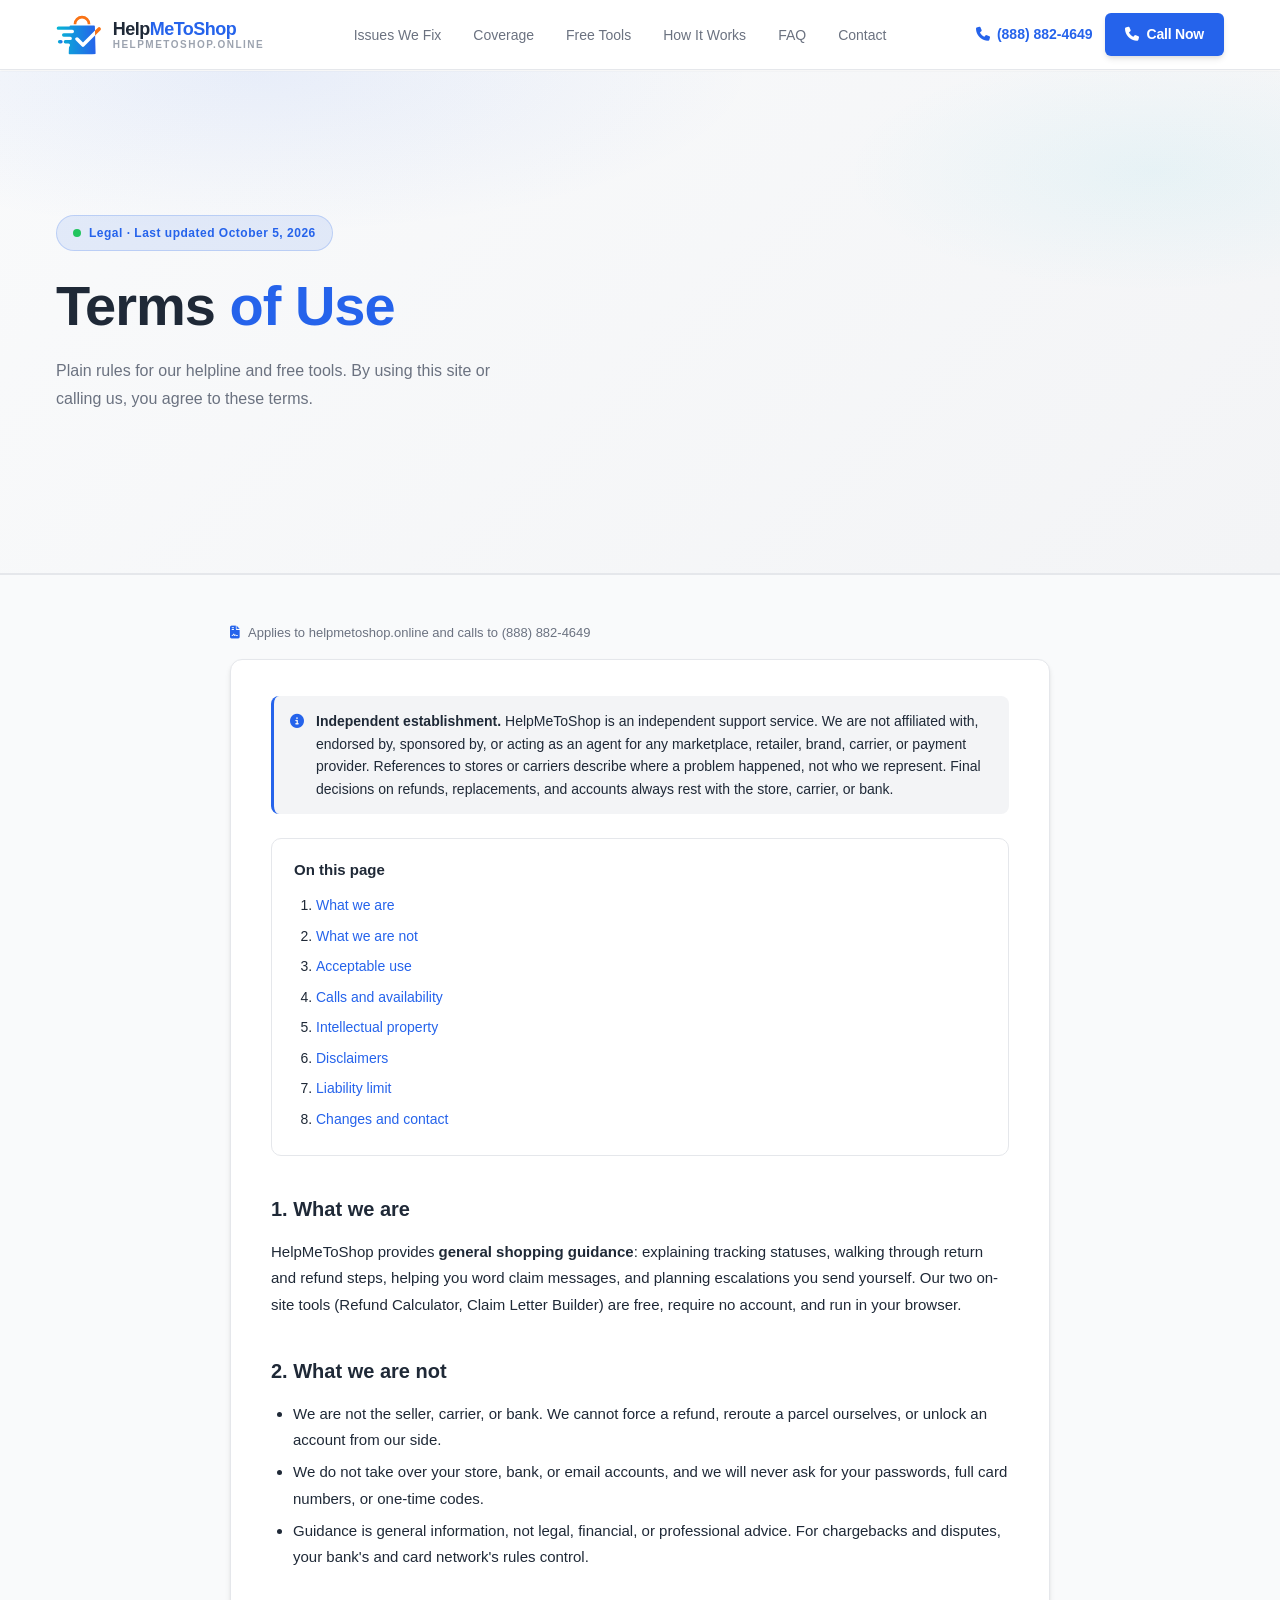
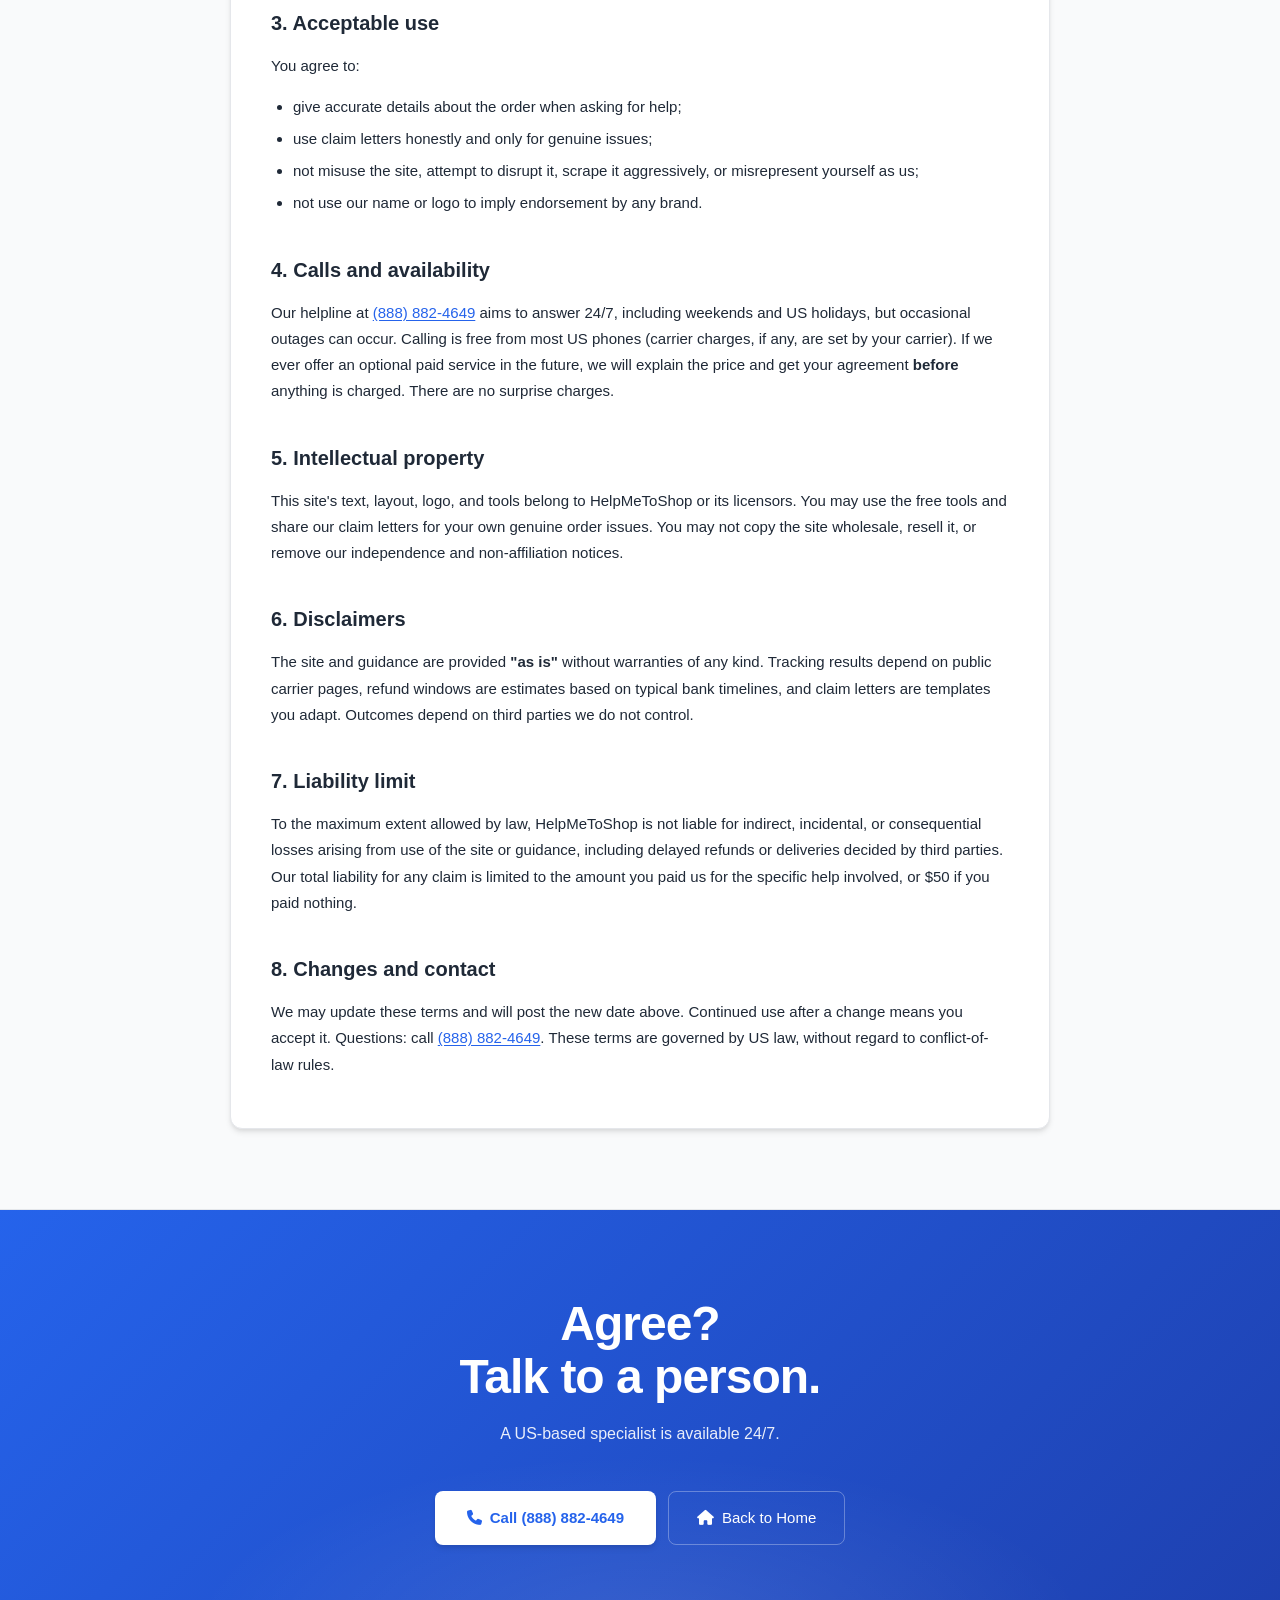
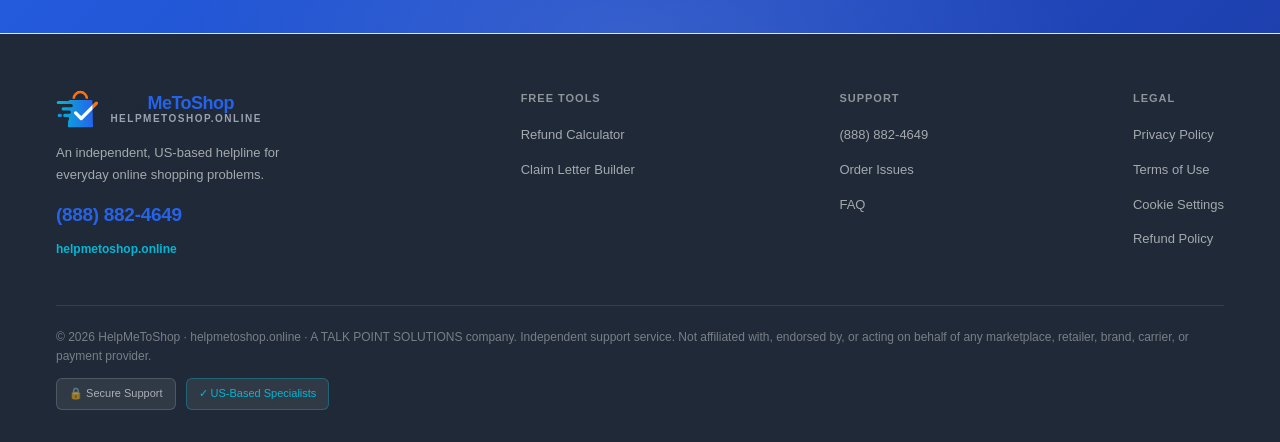
<file: terms/index.html>
<!DOCTYPE html>
<html lang="en-US">
<head>
  <meta charset="UTF-8" />
  <meta name="viewport" content="width=device-width, initial-scale=1.0, viewport-fit=cover" />
  <title>Terms of Use | HelpMeToShop</title>
  <meta name="description" content="The rules for using HelpMeToShop: independent shopping guidance, what we can and cannot do, acceptable use, and liability limits." />
  <link rel="canonical" href="https://helpmetoshop.online/terms/" />
  <meta name="robots" content="index, follow, max-image-preview:large, max-snippet:-1" />
  <meta property="og:type" content="website" />
  <meta property="og:site_name" content="HelpMeToShop" />
  <meta property="og:locale" content="en_US" />
  <meta property="og:title" content="Terms of Use | HelpMeToShop" />
  <meta property="og:description" content="Independent guidance for online shopping problems. Read the terms before calling or using our free tools." />
  <meta property="og:url" content="https://helpmetoshop.online/terms/" />
  <meta property="og:image" content="https://helpmetoshop.online/assets/images/og-image.png" />
  <meta property="og:image:width" content="1200" />
  <meta property="og:image:height" content="630" />
  <meta property="og:image:alt" content="HelpMeToShop logo with phone number (888) 882-4649" />
  <meta name="twitter:card" content="summary_large_image" />
  <meta name="twitter:title" content="Terms of Use | HelpMeToShop" />
  <meta name="twitter:description" content="Independent guidance for online shopping problems. Read the terms before calling or using our free tools." />
  <meta name="twitter:image" content="https://helpmetoshop.online/assets/images/og-image.png" />
  <meta name="theme-color" content="#2563EB" />
  <link rel="icon" type="image/svg+xml" href="../assets/images/logo.svg" />
  <link rel="icon" type="image/png" sizes="32x32" href="../assets/images/favicon-32.png" />
  <link rel="apple-touch-icon" sizes="180x180" href="../assets/images/apple-touch-icon.png" />
  <link rel="manifest" href="../site.webmanifest" />
  <link rel="preconnect" href="https://fonts.googleapis.com" />
  <link rel="preconnect" href="https://fonts.gstatic.com" crossorigin />
  <link href="https://fonts.googleapis.com/css2?family=Inter:wght@400;500;600;700&display=swap" rel="stylesheet" />
  <link rel="preload" href="../assets/fonts/fa-solid-subset.woff2" as="font" type="font/woff2" crossorigin />
  <link rel="stylesheet" href="../assets/css/icons.css?v=1" />

  <link rel="stylesheet" href="../assets/css/style.css?v=12" />

  <script type="application/ld+json">
  {"@context":"https://schema.org","@type":"WebPage","name":"Terms of Use","url":"https://helpmetoshop.online/terms/","isPartOf":{"@type":"WebSite","name":"HelpMeToShop","url":"https://helpmetoshop.online/"}}
  </script>
  <script type="application/ld+json">
  {"@context":"https://schema.org","@type":"BreadcrumbList","itemListElement":[
    {"@type":"ListItem","position":1,"name":"Home","item":"https://helpmetoshop.online/"},
    {"@type":"ListItem","position":2,"name":"Terms of Use","item":"https://helpmetoshop.online/terms/"}
  ]}
  </script>

  <!-- Google tag (gtag.js) -->
  <script>
    // Load gtag.js after first interaction or shortly after page load so it doesn't block rendering.
    // gtag() calls made before then queue in dataLayer and send once it loads.
    (function () {
      var done = false;
      function loadGtag() {
        if (done) { return; }
        done = true;
        var s = document.createElement('script');
        s.async = true;
        s.src = 'https://www.googletagmanager.com/gtag/js?id=AW-16799190588';
        document.head.appendChild(s);
      }
      window.loadGtag = loadGtag;
      ['pointerdown', 'touchstart', 'keydown', 'scroll'].forEach(function (ev) {
        window.addEventListener(ev, loadGtag, { once: true, passive: true });
      });
      window.addEventListener('load', function () { setTimeout(loadGtag, 1500); });
    })();
  </script>
  <script>
    window.dataLayer = window.dataLayer || [];
    function gtag(){dataLayer.push(arguments);}
    gtag('js', new Date());

    gtag('config', 'AW-16799190588');
    gtag('config', 'AW-17865495674');
    gtag('config', 'G-RZEFHK5T7W');
  </script>
</head>
<body>

  <!-- NAV -->
  <nav>
    <div class="nav-brand">
      <a href="../" style="display:flex;align-items:center;gap:11px;" aria-label="HelpMeToShop home"><img class="brand-mark" src="../assets/images/logo.svg" width="46" height="40" alt="HelpMeToShop logo" />
      <span class="brand-logo">Help<span>MeToShop</span><small>HELPMETOSHOP.ONLINE</small></span></a>
    </div>
    <ul class="nav-links">
      <li><a href="../#issues">Issues We Fix</a></li>
      <li><a href="../#coverage">Coverage</a></li>
      <li><a href="../#tools">Free Tools</a></li>
      <li><a href="../#how">How It Works</a></li>
      <li><a href="../#faq">FAQ</a></li>
      <li><a href="../#cta">Contact</a></li>
    </ul>
    <div class="nav-r">
      <div class="nav-num"><i class="fa-solid fa-phone"></i> (888) 882-4649</div>
      <a href="tel:+18888824649" class="nav-call"><i class="fa-solid fa-phone"></i> Call Now</a>
    </div>
    <button class="hbg" id="hbgBtn" type="button" aria-label="Menu">
      <span></span><span></span><span></span>
    </button>
  </nav>
  <div class="mob-nav" id="mobNav">
    <a href="../#issues">Issues We Fix</a>
    <a href="../#coverage">Coverage</a>
    <a href="../#tools">Free Tools</a>
    <a href="../#how">How It Works</a>
    <a href="../#faq">FAQ</a>
    <a href="tel:+18888824649" class="mob-call"><i class="fa-solid fa-phone"></i> (888) 882-4649</a>
  </div>

  <!-- LEGAL HERO -->
  <section class="hero">
    <div class="hero-inner" style="grid-template-columns:1fr;gap:24px;padding-top:64px;padding-bottom:48px;">
      <div class="hero-l">
        <div class="hero-kicker"><span class="kicker-dot"></span> Legal · Last updated October 5, 2026</div>
        <h1>Terms <span>of Use</span></h1>
        <p>Plain rules for our helpline and free tools. By using this site or calling us, you agree to these terms.</p>
      </div>
    </div>
  </section>

  <!-- LEGAL BODY -->
  <div class="legal-sec">
    <div class="legal-inner">
      <div class="legal-meta"><i class="fa-solid fa-file-contract"></i> Applies to helpmetoshop.online and calls to (888) 882-4649</div>
      <div class="legal-card">
        <div class="legal-note"><i class="fa-solid fa-circle-info"></i><div><strong>Independent establishment.</strong> HelpMeToShop is an independent support service. We are not affiliated with, endorsed by, sponsored by, or acting as an agent for any marketplace, retailer, brand, carrier, or payment provider. References to stores or carriers describe where a problem happened, not who we represent. Final decisions on refunds, replacements, and accounts always rest with the store, carrier, or bank.</div></div>

        <div class="legal-toc">
          <h3>On this page</h3>
          <ol>
            <li><a href="#service">What we are</a></li>
            <li><a href="#not">What we are not</a></li>
            <li><a href="#use">Acceptable use</a></li>
            <li><a href="#calls">Calls and availability</a></li>
            <li><a href="#ip">Intellectual property</a></li>
            <li><a href="#disclaimer">Disclaimers</a></li>
            <li><a href="#liability">Liability limit</a></li>
            <li><a href="#changes">Changes and contact</a></li>
          </ol>
        </div>

        <h2 id="service">1. What we are</h2>
        <p>HelpMeToShop provides <strong>general shopping guidance</strong>: explaining tracking statuses, walking through return and refund steps, helping you word claim messages, and planning escalations you send yourself. Our two on-site tools (Refund Calculator, Claim Letter Builder) are free, require no account, and run in your browser.</p>

        <h2 id="not">2. What we are not</h2>
        <ul>
          <li>We are not the seller, carrier, or bank. We cannot force a refund, reroute a parcel ourselves, or unlock an account from our side.</li>
          <li>We do not take over your store, bank, or email accounts, and we will never ask for your passwords, full card numbers, or one-time codes.</li>
          <li>Guidance is general information, not legal, financial, or professional advice. For chargebacks and disputes, your bank's and card network's rules control.</li>
        </ul>

        <h2 id="use">3. Acceptable use</h2>
        <p>You agree to:</p>
        <ul>
          <li>give accurate details about the order when asking for help;</li>
          <li>use claim letters honestly and only for genuine issues;</li>
          <li>not misuse the site, attempt to disrupt it, scrape it aggressively, or misrepresent yourself as us;</li>
          <li>not use our name or logo to imply endorsement by any brand.</li>
        </ul>

        <h2 id="calls">4. Calls and availability</h2>
        <p>Our helpline at <a href="tel:+18888824649">(888) 882-4649</a> aims to answer 24/7, including weekends and US holidays, but occasional outages can occur. Calling is free from most US phones (carrier charges, if any, are set by your carrier). If we ever offer an optional paid service in the future, we will explain the price and get your agreement <strong>before</strong> anything is charged. There are no surprise charges.</p>

        <h2 id="ip">5. Intellectual property</h2>
        <p>This site's text, layout, logo, and tools belong to HelpMeToShop or its licensors. You may use the free tools and share our claim letters for your own genuine order issues. You may not copy the site wholesale, resell it, or remove our independence and non-affiliation notices.</p>

        <h2 id="disclaimer">6. Disclaimers</h2>
        <p>The site and guidance are provided <strong>"as is"</strong> without warranties of any kind. Tracking results depend on public carrier pages, refund windows are estimates based on typical bank timelines, and claim letters are templates you adapt. Outcomes depend on third parties we do not control.</p>

        <h2 id="liability">7. Liability limit</h2>
        <p>To the maximum extent allowed by law, HelpMeToShop is not liable for indirect, incidental, or consequential losses arising from use of the site or guidance, including delayed refunds or deliveries decided by third parties. Our total liability for any claim is limited to the amount you paid us for the specific help involved, or $50 if you paid nothing.</p>

        <h2 id="changes">8. Changes and contact</h2>
        <p>We may update these terms and will post the new date above. Continued use after a change means you accept it. Questions: call <a href="tel:+18888824649">(888) 882-4649</a>. These terms are governed by US law, without regard to conflict-of-law rules.</p>
      </div>
    </div>
  </div>

  <!-- BIG CTA -->
  <div class="cta-sec" id="cta">
    <div class="cta-inner">
      <h2>Agree?<br /><span>Talk to a person.</span></h2>
      <p>A US-based specialist is available 24/7.</p>
      <div class="cta-actions">
        <a href="tel:+18888824649" class="btn-or"><i class="fa-solid fa-phone"></i> Call (888) 882-4649</a>
        <a href="../" class="btn-bdr"><i class="fa-solid fa-house"></i> Back to Home</a>
      </div>
    </div>
  </div>

  <!-- FOOTER -->
  <footer>
    <div class="ft">
      <div class="ft-top">
        <div class="ft-logo">
          <div class="brand-lockup"><img class="brand-mark ft-mark" src="../assets/images/logo.svg" width="46" height="40" alt="HelpMeToShop logo" /><div class="brand-logo">Help<span>MeToShop</span><small>HELPMETOSHOP.ONLINE</small></div></div>
          <p>An independent, US-based helpline for everyday online shopping problems.</p>
          <a href="tel:+18888824649" class="ft-phone">(888) 882-4649</a>
          <span class="ft-domain">helpmetoshop.online</span>
        </div>
        <div class="ft-col"><h5>Free Tools</h5><ul><li><a href="../refund-calculator/">Refund Calculator</a></li><li><a href="../claim-letter/">Claim Letter Builder</a></li></ul></div>
        <div class="ft-col"><h5>Support</h5><ul><li><a href="tel:+18888824649">(888) 882-4649</a></li><li><a href="../#issues">Order Issues</a></li><li><a href="../#faq">FAQ</a></li></ul></div>
        <div class="ft-col"><h5>Legal</h5><ul><li><a href="../privacy/">Privacy Policy</a></li><li><a href="../terms/">Terms of Use</a></li><li><a href="../cookies/">Cookie Settings</a></li><li><a href="../refund-policy/">Refund Policy</a></li></ul></div>
      </div>
      <div class="ft-bot">
        <p>© <span id="year">2025</span> HelpMeToShop · helpmetoshop.online · A TALK POINT SOLUTIONS company. Independent support service. Not affiliated with, endorsed by, or acting on behalf of any marketplace, retailer, brand, carrier, or payment provider.</p>
        <div class="ft-badges"><span class="ft-badge">🔒 Secure Support</span><span class="ft-badge accent">✓ US-Based Specialists</span></div>
      </div>
    </div>
  </footer>

  <!-- MOBILE STICKY BAR -->
  <div class="mob-bar">
    <a href="tel:+18888824649">
      <div class="mb-icon"><i class="fa-solid fa-phone"></i></div>
      <div class="mb-inner">
        <span class="mb-num">(888) 882-4649</span>
        <span class="mb-sub">Tap to Call · Toll-Free · 24/7</span>
      </div>
    </a>
  </div>

  <script src="../assets/js/main.js?v=14"></script>
</body>
</html>
</file>
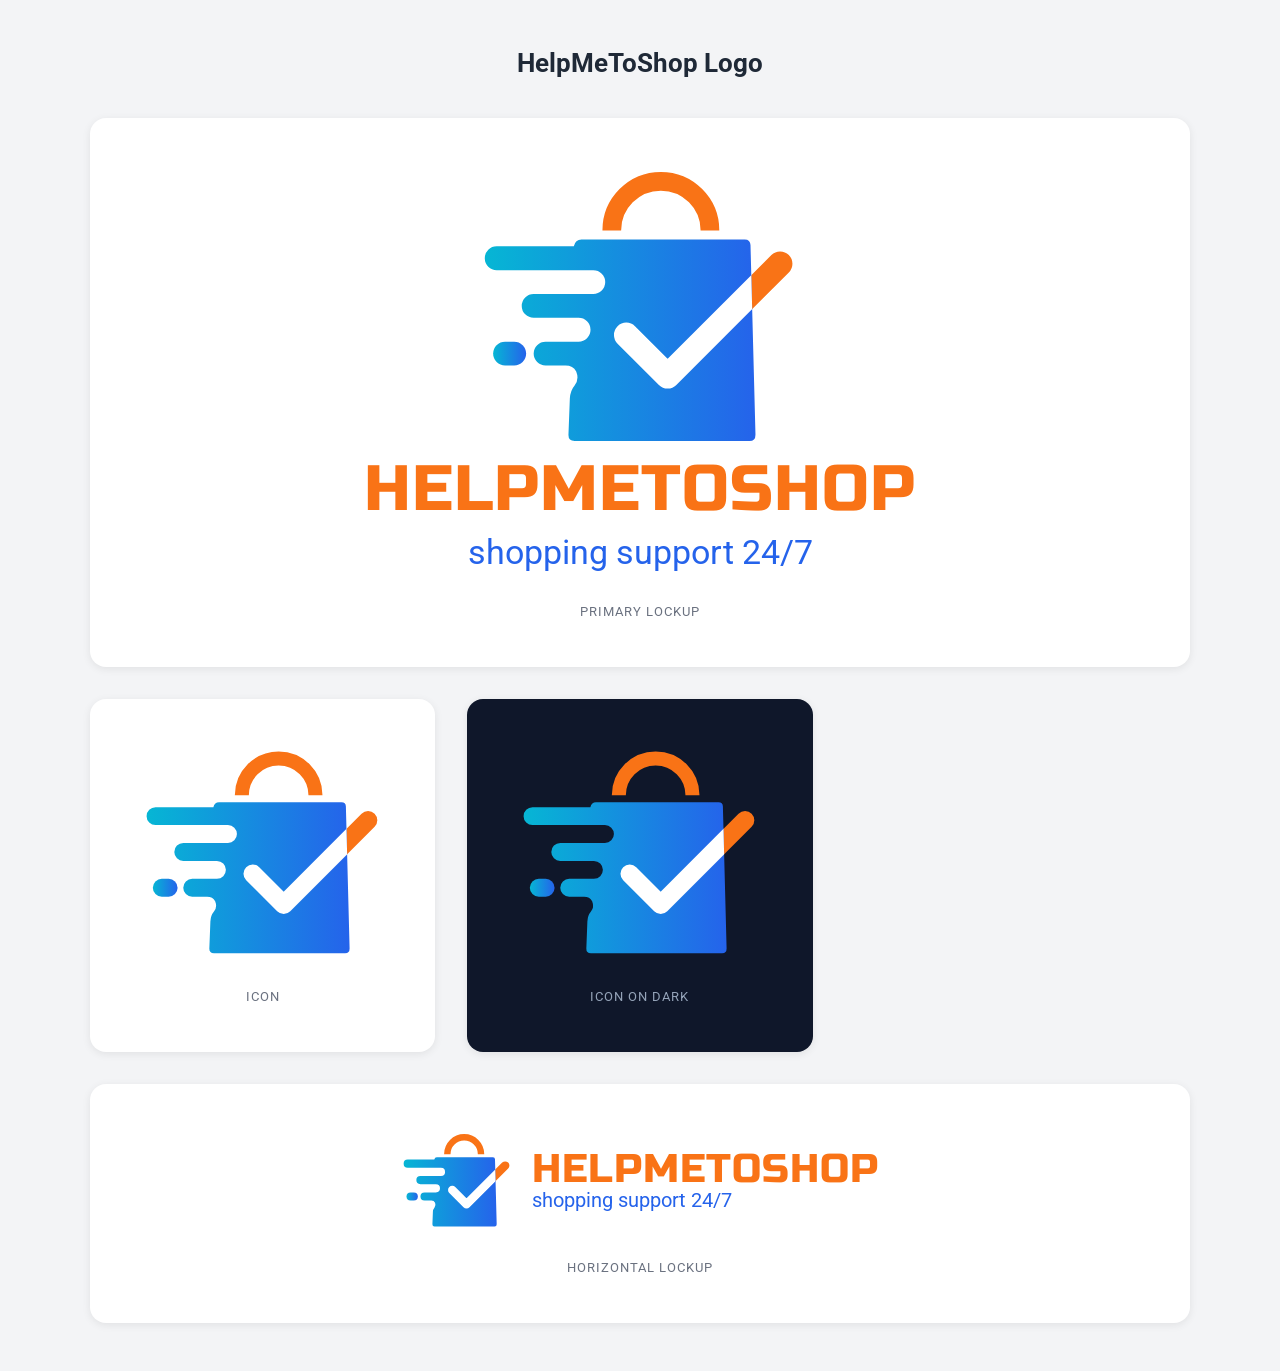
<file: logo.html>
<!DOCTYPE html>
<html lang="en">
<head>
  <meta charset="UTF-8">
  <meta name="viewport" content="width=device-width, initial-scale=1.0">
  <title>HelpMeToShop Logo</title>
  <meta name="robots" content="noindex, nofollow">
  <link rel="preconnect" href="https://fonts.googleapis.com">
  <link rel="preconnect" href="https://fonts.gstatic.com" crossorigin>
  <link href="https://fonts.googleapis.com/css2?family=Russo+One&family=Roboto:wght@400&display=swap" rel="stylesheet">
  <style>
    * { margin: 0; padding: 0; box-sizing: border-box; }
    body {
      font-family: -apple-system, BlinkMacSystemFont, 'Segoe UI', Roboto, sans-serif;
      background: #f3f4f6;
      padding: 48px 16px;
      color: #1f2937;
    }
    .container { max-width: 1100px; margin: 0 auto; }
    h1 { text-align: center; font-size: 26px; margin-bottom: 40px; }
    .grid {
      display: grid;
      grid-template-columns: repeat(auto-fit, minmax(300px, 1fr));
      gap: 32px;
    }
    .card {
      background: #fff;
      border-radius: 16px;
      padding: 48px 32px;
      box-shadow: 0 2px 8px rgba(0,0,0,0.08);
      display: flex;
      flex-direction: column;
      align-items: center;
      justify-content: center;
      gap: 12px;
    }
    .card.dark { background: #0f172a; }
    .card.wide { grid-column: 1 / -1; }
    .label { margin-top: 20px; font-size: 13px; color: #6b7280; letter-spacing: 1px; text-transform: uppercase; }
    .card.dark .label { color: #94a3b8; }
    .icon { width: 240px; height: auto; }
    .icon.lg { width: 320px; }
    .wordmark {
      font-family: 'Russo One', sans-serif;
      font-size: 64px;
      line-height: 1;
      color: #F97316;
      letter-spacing: 1px;
    }
    .slogan {
      font-family: 'Roboto', sans-serif;
      font-size: 34px;
      color: #2563EB;
      line-height: 1.1;
    }
    .card.dark .slogan { color: #5fb3d4; }
    .row { display: flex; align-items: center; gap: 20px; }
    .row .icon { width: 110px; }
    .row .wordmark { font-size: 40px; }
    .row .slogan { font-size: 20px; }
    @media (max-width: 480px) {
      .wordmark { font-size: 40px; }
      .slogan { font-size: 22px; }
      .icon.lg { width: 240px; }
      .row { flex-direction: column; text-align: center; }
    }
  </style>
</head>
<body>
  <svg width="0" height="0" style="position:absolute" aria-hidden="true">
    <defs>
      <linearGradient id="hmsBag" gradientUnits="userSpaceOnUse" x1="162" y1="0" x2="843" y2="0">
        <stop offset="0" stop-color="#06B6D4"/>
        <stop offset="1" stop-color="#2563EB"/>
      </linearGradient>
      <linearGradient id="hmsDot" gradientUnits="userSpaceOnUse" x1="183" y1="0" x2="266" y2="0">
        <stop offset="0" stop-color="#06B6D4"/>
        <stop offset="1" stop-color="#2563EB"/>
      </linearGradient>
      <path id="hmsBagPath" d="M 405 280 L 816 280 Q 830 280 830.5 294 L 843 771 Q 843 787 828 787 L 388 787 Q 372 787 372.5 771 L 376 680 Q 377 660 388 647 Q 400 632 392 612 Q 384 597 365 597 L 315 597 A 30 30 0 0 1 315 537 L 398 537 A 30 30 0 0 0 398 477 L 285 477 A 30 30 0 0 1 285 417 L 435 417 A 30 30 0 0 0 435 357 L 192 357 A 30 30 0 0 1 192 297 L 386 297 Q 390 280 405 280 Z"/>
      <clipPath id="hmsBagClip"><use href="#hmsBagPath"/></clipPath>
      <symbol id="hmsIcon" viewBox="150 95 805 705">
        <path d="M 481.5 257 A 123.5 123.5 0 0 1 728.5 257" fill="none" stroke="#F97316" stroke-width="47"/>
        <path d="M 518 520 L 622 624 L 905 341" fill="none" stroke="#F97316" stroke-width="62" stroke-linecap="round" stroke-linejoin="round"/>
        <use href="#hmsBagPath" fill="url(#hmsBag)"/>
        <path d="M 518 520 L 622 624 L 905 341" fill="none" stroke="#FFFFFF" stroke-width="62" stroke-linecap="round" stroke-linejoin="round" clip-path="url(#hmsBagClip)"/>
        <rect x="183" y="537" width="83" height="60" rx="30" fill="url(#hmsDot)"/>
      </symbol>
    </defs>
  </svg>

  <div class="container">
    <h1>HelpMeToShop Logo</h1>

    <div class="grid">
      <div class="card wide">
        <svg class="icon lg" viewBox="0 0 805 705" role="img" aria-label="HelpMeToShop logo"><use href="#hmsIcon"/></svg>
        <div class="wordmark">HELPMETOSHOP</div>
        <div class="slogan">shopping support 24/7</div>
        <div class="label">Primary Lockup</div>
      </div>

      <div class="card">
        <svg class="icon" viewBox="0 0 805 705" role="img" aria-label="HelpMeToShop icon"><use href="#hmsIcon"/></svg>
        <div class="label">Icon</div>
      </div>

      <div class="card dark">
        <svg class="icon" viewBox="0 0 805 705" role="img" aria-label="HelpMeToShop icon on dark"><use href="#hmsIcon"/></svg>
        <div class="label">Icon on Dark</div>
      </div>

      <div class="card wide">
        <div class="row">
          <svg class="icon" viewBox="0 0 805 705" role="img" aria-label="HelpMeToShop logo"><use href="#hmsIcon"/></svg>
          <div>
            <div class="wordmark">HELPMETOSHOP</div>
            <div class="slogan">shopping support 24/7</div>
          </div>
        </div>
        <div class="label">Horizontal Lockup</div>
      </div>
    </div>
  </div>
</body>
</html>
</file>
<file: assets/css/style.css>
*,*::before,*::after{box-sizing:border-box;margin:0;padding:0;}
:root{
  --primary:#2563EB;
  --primary-dark:#1E40AF;
  --secondary:#06B6D4;
  --accent:#F97316;
  --success:#22C55E;
  --danger:#EF4444;
  --bg:#FFFFFF;
  --bg-dark:#F9FAFB;
  --bg-darker:#F3F4F6;
  --ink:#1F2937;
  --ink-light:#6B7280;
  --ink-lighter:#9CA3AF;
  --border:#E5E7EB;
  --border-dark:#D1D5DB;
  --shadow:0 1px 2px 0 rgba(0,0,0,0.05);
  --shadow-sm:0 1px 2px 0 rgba(0,0,0,0.05);
  --shadow-md:0 4px 6px -1px rgba(0,0,0,0.1), 0 2px 4px -1px rgba(0,0,0,0.06);
  --shadow-lg:0 10px 15px -3px rgba(0,0,0,0.1), 0 4px 6px -2px rgba(0,0,0,0.05);
}

html,body{height:100%;}
body{font-family:-apple-system,BlinkMacSystemFont,'Segoe UI','Roboto','Oxygen','Ubuntu','Cantarell','Fira Sans','Droid Sans','Helvetica Neue',sans-serif;background:var(--bg);color:var(--ink);overflow-x:hidden;line-height:1.6;-webkit-tap-highlight-color:transparent;text-size-adjust:100%;}
html{scroll-behavior:smooth;scroll-padding-top:80px;}
img{max-width:100%;}
a{text-decoration:none;color:inherit;}
::selection{background:var(--primary);color:#fff;}
a:focus-visible,button:focus-visible{outline:2px solid var(--secondary);outline-offset:2px;}
::-webkit-scrollbar{width:10px;}
::-webkit-scrollbar-track{background:var(--bg-darker);}
::-webkit-scrollbar-thumb{background:var(--border-dark);border-radius:8px;border:2px solid var(--bg);}
::-webkit-scrollbar-thumb:hover{background:var(--primary);}

/* BRAND */
.brand-lockup{display:flex;align-items:center;gap:11px;}
.brand-mark{height:40px;width:auto;display:block;border-radius:10px;flex-shrink:0;}
.ft-mark{height:38px;border-radius:9px;}
.brand-logo{font-size:18px;font-weight:700;letter-spacing:-.5px;color:var(--ink);white-space:nowrap;line-height:1;}
.brand-logo span{color:var(--primary);}
.brand-logo small{display:block;font-size:10px;font-weight:600;letter-spacing:1.5px;color:var(--ink-lighter);margin-top:2px;text-transform:uppercase;}

/* US FLAG */
.us-flag{display:inline-block;width:22px;height:15px;background:url("data:image/svg+xml,%3Csvg xmlns='http://www.w3.org/2000/svg' viewBox='0 0 7410 3900'%3E%3Crect width='7410' height='3900' fill='%23B22234'/%3E%3Crect y='300' width='7410' height='300' fill='white'/%3E%3Crect y='900' width='7410' height='300' fill='white'/%3E%3Crect y='1500' width='7410' height='300' fill='white'/%3E%3Crect y='2100' width='7410' height='300' fill='white'/%3E%3Crect y='2700' width='7410' height='300' fill='white'/%3E%3Crect y='3300' width='7410' height='300' fill='white'/%3E%3Crect width='2964' height='2100' fill='%233C3B6E'/%3E%3C/svg%3E") center/cover no-repeat;border-radius:2px;flex-shrink:0;box-shadow:0 0 0 1px rgba(0,0,0,.1);vertical-align:middle;}

/* ANN BAR */
.ann{background:var(--ink);padding:12px 56px;font-size:13px;font-weight:500;display:flex;align-items:center;justify-content:center;gap:14px;flex-wrap:wrap;color:#fff;border-bottom:1px solid var(--border);}
.ann i{color:var(--accent);font-size:13px;}
.ann-btn{display:inline-flex;align-items:center;gap:7px;background:var(--secondary);color:#fff;font-weight:600;font-size:13px;padding:8px 16px;border-radius:6px;white-space:nowrap;transition:all 0.3s;border:none;cursor:pointer;}
.ann-btn:hover{background:#0891B2;transform:translateY(-1px);box-shadow:var(--shadow-md);}

/* NAV */
nav{background:#fff;border-bottom:1px solid var(--border);padding:0 56px;height:70px;display:flex;align-items:center;justify-content:space-between;gap:16px;position:sticky;top:0;z-index:400;box-shadow:var(--shadow);}
.nav-brand{display:flex;align-items:center;gap:10px;}
.nav-links{display:flex;gap:32px;list-style:none;}
.nav-links a{font-size:14px;color:var(--ink-light);font-weight:500;transition:all 0.3s;}
.nav-links a:hover,.nav-links a.cur{color:var(--primary);font-weight:600;}
.nav-r{display:flex;align-items:center;gap:12px;}
.nav-num{display:inline-flex;align-items:center;gap:7px;font-size:14px;font-weight:700;color:var(--primary);white-space:nowrap;}
.nav-call{display:inline-flex;align-items:center;gap:8px;background:var(--primary);color:#fff;padding:10px 20px;border-radius:6px;font-weight:600;font-size:14px;white-space:nowrap;transition:all 0.3s;border:none;cursor:pointer;letter-spacing:-0.2px;box-shadow:var(--shadow-md);}
.nav-call:hover{background:var(--primary-dark);transform:translateY(-2px);box-shadow:var(--shadow-lg);}
.hbg{display:none;flex-direction:column;gap:5px;cursor:pointer;background:none;border:none;padding:10px;min-width:44px;min-height:44px;align-items:center;justify-content:center;}
.hbg span{display:block;width:22px;height:2px;background:var(--ink);border-radius:2px;transition:all 0.3s;}
.mob-nav{display:flex;flex-direction:column;background:#fff;border-bottom:1px solid var(--border);max-height:0;opacity:0;overflow:hidden;padding:0 24px;margin:0;transition:all 0.3s ease;}
.mob-nav.open{max-height:500px;opacity:1;padding:12px 24px 24px;}
.mob-nav a{font-size:15px;color:var(--ink);font-weight:500;padding:12px 0;border-bottom:1px solid var(--border);opacity:0.85;}
.mob-nav a:last-child{border:none;opacity:1;}
.mob-call{display:flex;align-items:center;justify-content:center;gap:8px;background:var(--primary);color:#fff!important;padding:12px;border-radius:8px;font-weight:600!important;font-size:15px;margin-top:12px;opacity:1!important;border:none!important;cursor:pointer;}

/* HERO */
.hero{background:linear-gradient(135deg,#F9FAFB 0%,#F3F4F6 100%);border-bottom:1px solid var(--border);position:relative;overflow:hidden;padding:80px 56px;}
.hero::before{content:'';position:absolute;inset:0;background:radial-gradient(ellipse 60% 50% at 20% 0%,rgba(37,99,235,0.08),transparent 65%),radial-gradient(ellipse 40% 40% at 90% 20%,rgba(6,182,212,0.06),transparent 60%);pointer-events:none;}
.hero-inner{max-width:1280px;margin:0 auto;display:grid;grid-template-columns:1.1fr 0.9fr;gap:60px;align-items:center;position:relative;z-index:1;}
.hero-kicker{display:inline-flex;align-items:center;gap:8px;background:rgba(37,99,235,0.1);border:1px solid rgba(37,99,235,0.2);padding:8px 16px;border-radius:100px;font-size:12px;font-weight:600;color:var(--primary);margin-bottom:24px;letter-spacing:0.5px;max-width:100%;flex-wrap:wrap;line-height:1.5;}
.kicker-dot{width:8px;height:8px;background:var(--success);border-radius:50%;animation:pulse 2s infinite;}
@keyframes pulse{0%,100%{opacity:1;}50%{opacity:0.6;}}
.hero-l h1{font-size:clamp(36px,5vw,56px);font-weight:700;letter-spacing:-1px;line-height:1.1;color:var(--ink);margin-bottom:20px;}
.hero-l h1 span{color:var(--primary);}
.hero-l p{font-size:16px;color:var(--ink-light);font-weight:400;line-height:1.75;max-width:480px;margin-bottom:32px;}
.hero-trust{display:flex;flex-direction:column;gap:12px;}
.ht-item{display:flex;align-items:center;gap:10px;font-size:14px;color:var(--ink);font-weight:500;}
.ht-item i{color:var(--success);font-size:16px;width:20px;text-align:center;}
.store-row{display:flex;align-items:center;gap:8px;margin-top:16px;flex-wrap:wrap;row-gap:12px;}
.store-tile{display:inline-flex;width:32px;height:32px;border-radius:6px;overflow:hidden;box-shadow:var(--shadow);border:1px solid var(--border-light);flex-shrink:0;align-items:center;justify-content:center;}
.store-tile svg{width:100%;height:100%;display:block;}
.store-tile i{font-size:16px;color:var(--primary);}
.store-note{font-size:11px;color:var(--ink-lighter);font-weight:400;line-height:1.4;white-space:nowrap;}

/* FLOATING DECORATIVE ELEMENTS */
.float-el{position:absolute;opacity:0.3;pointer-events:none;user-select:none;z-index:-1;}
.f-hero-1{width:200px;height:200px;top:10%;right:2%;animation:float 6s ease-in-out infinite;}
.f-hero-2{width:140px;height:140px;top:65%;left:-80px;animation:float 8s ease-in-out infinite;}
.f-tool-1{width:180px;height:180px;top:10%;right:5%;animation:float 7s ease-in-out infinite;}
.f-tool-2{width:120px;height:120px;bottom:10%;left:-100px;animation:float 9s ease-in-out infinite;}
.f-sec-1{width:160px;height:160px;bottom:5%;right:2%;animation:float 7.5s ease-in-out infinite;}
.slow{animation-duration:12s;}
@keyframes float{0%,100%{transform:translateY(0px);}50%{transform:translateY(-20px);}}

/* CALL CARD */
.call-card{background:#fff;border:1px solid var(--border);border-radius:12px;overflow:hidden;box-shadow:var(--shadow-lg);}
.cc-head{background:linear-gradient(135deg,var(--secondary) 0%,#0891B2 100%);padding:32px;position:relative;overflow:hidden;color:#fff;}
.cc-head::before{content:'';position:absolute;inset:0;background:radial-gradient(ellipse 80% 60% at 100% 0%,rgba(255,255,255,0.2),transparent 60%);}
.cc-badge{font-size:12px;font-weight:600;color:rgba(255,255,255,0.8);margin-bottom:8px;position:relative;z-index:1;letter-spacing:1px;display:flex;align-items:center;gap:7px;flex-wrap:wrap;row-gap:4px;text-transform:uppercase;}
.cc-num{font-size:clamp(22px,3vw,36px);font-weight:700;color:#fff;letter-spacing:-0.5px;line-height:1;position:relative;z-index:1;}
.cc-status{display:flex;align-items:center;gap:7px;font-size:12px;color:rgba(255,255,255,0.85);margin-top:10px;position:relative;z-index:1;font-weight:500;}
.sdot{width:8px;height:8px;background:#fff;border-radius:50%;animation:pulse 1.8s infinite;flex-shrink:0;}
.cc-body{padding:28px 32px;}
.cc-cta{display:flex;align-items:center;justify-content:center;gap:9px;background:var(--primary);color:#fff;padding:14px 24px;border-radius:8px;font-size:15px;font-weight:600;transition:all 0.3s;box-shadow:var(--shadow-md);letter-spacing:-0.2px;width:100%;margin-bottom:16px;border:none;cursor:pointer;}
.cc-cta:hover{background:var(--primary-dark);transform:translateY(-2px);box-shadow:var(--shadow-lg);}
.cc-divider{display:flex;align-items:center;gap:12px;color:var(--ink-lighter);font-size:12px;margin-bottom:16px;}
.cc-divider::before,.cc-divider::after{content:'';flex:1;height:1px;background:var(--border);}
.cc-chips{display:flex;flex-direction:column;gap:8px;}
.cc-chip{display:flex;align-items:center;gap:10px;padding:12px 16px;background:var(--bg-dark);border:1px solid var(--border);border-radius:8px;font-size:13px;color:var(--ink);font-weight:500;transition:all 0.3s;cursor:pointer;}
.cc-chip:hover{border-color:var(--primary);background:rgba(37,99,235,0.05);}
.cc-chip i{color:var(--primary);font-size:14px;width:18px;text-align:center;flex-shrink:0;}
.cc-chip span{font-size:11px;color:var(--ink-lighter);font-weight:400;margin-left:auto;}
.cc-note{font-size:11px;color:var(--ink-lighter);text-align:center;margin-top:14px;line-height:1.6;}
.cc-note i{color:var(--accent);margin-right:4px;}

/* STATS */
.stats{background:var(--primary);color:#fff;display:flex;justify-content:center;flex-wrap:wrap;border-bottom:1px solid var(--border);}
.st-item{display:flex;flex-direction:column;align-items:center;padding:32px 44px;border-right:1px solid rgba(255,255,255,0.1);}
.st-item:last-child{border-right:none;}
.st-num{font-size:32px;font-weight:700;letter-spacing:-1px;line-height:1;}
.st-num .accent{color:var(--accent);}
.st-lbl{font-size:13px;color:rgba(255,255,255,0.8);margin-top:6px;font-weight:500;}

/* ISSUES SECTION */
.issues-sec{background:var(--bg);border-top:1px solid var(--border);padding:80px 56px;}
.issues-inner{max-width:1280px;margin:0 auto;}
.sec-eye{font-size:12px;font-weight:600;color:var(--primary);letter-spacing:1.5px;text-transform:uppercase;text-align:center;margin-bottom:12px;}
.sec-h{font-size:clamp(26px,4vw,40px);font-weight:700;text-align:center;letter-spacing:-0.5px;line-height:1.2;color:var(--ink);margin-bottom:16px;}
.sec-sub{text-align:center;color:var(--ink-light);font-size:16px;font-weight:400;margin-bottom:56px;max-width:500px;margin-left:auto;margin-right:auto;line-height:1.7;}
.iss-grid{display:grid;grid-template-columns:repeat(3,1fr);gap:24px;}
.iss-card{background:#fff;border:1px solid var(--border);border-radius:10px;padding:28px;display:flex;flex-direction:column;transition:all 0.3s;box-shadow:var(--shadow);}
.iss-card:hover{border-color:var(--primary);box-shadow:var(--shadow-lg);transform:translateY(-4px);}
.iss-top{display:flex;align-items:flex-start;gap:14px;margin-bottom:16px;}
.iss-ico{width:48px;height:48px;border-radius:10px;background:linear-gradient(135deg,var(--primary) 0%,var(--secondary) 100%);border:1px solid rgba(37,99,235,0.2);display:flex;align-items:center;justify-content:center;font-size:20px;color:#fff;flex-shrink:0;}
.iss-card:nth-child(even) .iss-ico{background:linear-gradient(135deg,var(--secondary) 0%,#0891B2 100%);}
.iss-top h4{font-size:16px;font-weight:600;color:var(--ink);letter-spacing:-0.2px;line-height:1.3;padding-top:2px;}
.iss-card p{font-size:14px;color:var(--ink-light);line-height:1.6;font-weight:400;flex:1;}
.iss-cta{display:inline-flex;align-items:center;gap:6px;color:var(--primary);font-size:14px;font-weight:600;margin-top:16px;padding:10px 16px;background:rgba(37,99,235,0.08);border:1px solid rgba(37,99,235,0.2);border-radius:7px;transition:all 0.3s;align-self:flex-start;cursor:pointer;}
.iss-cta:hover{background:rgba(37,99,235,0.15);border-color:var(--primary);}
.iss-card:nth-child(even) .iss-cta{color:var(--secondary);background:rgba(6,182,212,0.08);border-color:rgba(6,182,212,0.2);}
.iss-card:nth-child(even) .iss-cta:hover{background:rgba(6,182,212,0.15);border-color:var(--secondary);}

/* COVERAGE */
.cov-sec{background:var(--bg);border-top:1px solid var(--border);padding:80px 56px;}
.cov-inner{max-width:1280px;margin:0 auto;}
.cov-grid{display:grid;grid-template-columns:repeat(4,1fr);gap:24px;margin-top:56px;}
.cov-card{background:#fff;border:1px solid var(--border);border-radius:10px;padding:28px;text-align:center;transition:all 0.3s;box-shadow:var(--shadow);}
.cov-card:hover{border-color:var(--primary);box-shadow:var(--shadow-md);transform:translateY(-3px);}
.cov-ico{width:52px;height:52px;border-radius:10px;background:linear-gradient(135deg,var(--primary) 0%,var(--secondary) 100%);border:1px solid rgba(37,99,235,0.2);display:flex;align-items:center;justify-content:center;font-size:24px;color:#fff;margin:0 auto 16px;}
.cov-card:nth-child(even) .cov-ico{background:linear-gradient(135deg,var(--secondary) 0%,#0891B2 100%);}
.cov-card h4{font-size:15px;font-weight:600;color:var(--ink);letter-spacing:-0.2px;margin-bottom:8px;}
.cov-card p{font-size:13px;color:var(--ink-light);line-height:1.6;font-weight:400;}

/* TOOLS SECTION */
.tools-sec{background:var(--bg-dark);border-top:1px solid var(--border);padding:80px 56px;}
.tools-inner{max-width:1280px;margin:0 auto;}
.tool-grid{display:grid;grid-template-columns:repeat(2,1fr);gap:24px;margin-top:56px;}
.tool-card{background:#fff;border:1px solid var(--border);border-radius:10px;padding:32px;transition:all 0.3s;box-shadow:var(--shadow);}
.tool-card:hover{border-color:var(--primary);box-shadow:var(--shadow-md);}
.tool-head{display:flex;gap:16px;align-items:flex-start;margin-bottom:24px;}
.tool-ico{width:48px;height:48px;border-radius:10px;background:linear-gradient(135deg,var(--secondary) 0%,#0891B2 100%);border:1px solid rgba(6,182,212,0.2);display:flex;align-items:center;justify-content:center;font-size:20px;color:#fff;flex-shrink:0;}
.tool-ico.blue{background:linear-gradient(135deg,var(--primary) 0%,var(--secondary) 100%);}
.tool-head h4{font-size:16px;font-weight:600;color:var(--ink);letter-spacing:-0.2px;margin-bottom:4px;}
.tool-head p{font-size:13px;color:var(--ink-light);font-weight:400;line-height:1.6;}
.tool-lbl{display:block;font-size:13px;font-weight:600;color:var(--ink);margin:16px 0 8px;letter-spacing:0.2px;}
.tool-card input[type=text],.tool-card input[type=date],.tool-card select,.tool-card textarea{width:100%;background:#fff;border:1px solid var(--border);border-radius:8px;padding:12px 14px;font-size:14px;color:var(--ink);font-family:inherit;transition:all 0.3s;}
.tool-card input::placeholder{color:var(--ink-lighter);}
.tool-card input:focus,.tool-card select:focus,.tool-card textarea:focus{outline:none;border-color:var(--primary);box-shadow:0 0 0 3px rgba(37,99,235,0.1);}
.tool-card select{appearance:none;background-image:url("data:image/svg+xml,%3Csvg xmlns='http://www.w3.org/2000/svg' width='12' height='8'%3E%3Cpath d='M1 1l5 5 5-5' fill='none' stroke='%236B7280' stroke-width='2' stroke-linecap='round'/%3E%3C/svg%3E");background-repeat:no-repeat;background-position:right 14px center;padding-right:38px;}
.tool-card select option{background:#fff;}
.tool-row{display:flex;gap:12px;margin-top:16px;}
.tool-row input{flex:1;min-width:0;margin-top:0;}
.tool-btn{margin-top:16px;width:100%;padding:14px;background:var(--primary);color:#fff;border:none;border-radius:8px;font-weight:600;cursor:pointer;transition:all 0.3s;}
.tool-btn:hover{background:var(--primary-dark);transform:translateY(-2px);}
.tool-2col{display:grid;grid-template-columns:1fr 1fr;gap:12px;}
.tool-2col .tool-lbl{margin-top:14px;}
.tool-result{margin-top:16px;background:var(--bg-darker);border:1px solid var(--border);border-radius:8px;padding:18px;font-size:13px;line-height:1.7;color:var(--ink);}
.tool-result strong{color:var(--ink);font-weight:600;}

/* HOW IT WORKS */
.how-sec{background:var(--bg);border-top:1px solid var(--border);padding:80px 56px;}
.how-inner{max-width:1280px;margin:0 auto;}
.how-grid{display:grid;grid-template-columns:repeat(3,1fr);gap:24px;margin-top:56px;position:relative;}
.hw-card{background:#fff;border:1px solid var(--border);border-radius:10px;padding:40px 28px;display:flex;flex-direction:column;text-align:center;transition:all 0.3s;box-shadow:var(--shadow);position:relative;z-index:1;}
.hw-card:hover{box-shadow:var(--shadow-lg);border-color:var(--primary);transform:translateY(-4px);}
.hw-n{width:56px;height:56px;background:linear-gradient(135deg,var(--primary) 0%,var(--secondary) 100%);color:#fff;border-radius:50%;display:flex;align-items:center;justify-content:center;font-size:24px;font-weight:700;margin:0 auto 20px;box-shadow:var(--shadow-md);}
.hw-n:nth-child(1){background:linear-gradient(135deg,var(--primary) 0%,var(--secondary) 100%);}
.hw-card:nth-child(2) .hw-n{background:linear-gradient(135deg,var(--secondary) 0%,#0891B2 100%);}
.hw-card:nth-child(3) .hw-n{background:linear-gradient(135deg,var(--accent) 0%,#EA580C 100%);}
.hw-card h3{font-size:17px;font-weight:600;color:var(--ink);letter-spacing:-0.3px;margin-bottom:12px;}
.hw-card p{font-size:14px;color:var(--ink-light);font-weight:400;line-height:1.6;}

/* US TRUST */
.us-sec{background:var(--bg);border-top:1px solid var(--border);padding:72px 56px;}
.us-inner{max-width:1280px;margin:0 auto;display:grid;grid-template-columns:1fr 1fr;gap:60px;align-items:center;}
.us-l h2{font-size:clamp(26px,3.5vw,38px);font-weight:700;color:var(--ink);letter-spacing:-1px;line-height:1.1;margin-bottom:16px;}
.us-l h2 span{color:var(--primary);}
.us-l p{font-size:15px;color:var(--ink-light);font-weight:400;line-height:1.75;margin-bottom:28px;}
.us-btn{display:inline-flex;align-items:center;gap:9px;background:var(--primary);color:#fff;padding:14px 32px;border-radius:8px;font-size:15px;font-weight:600;transition:all 0.3s;box-shadow:var(--shadow-md);letter-spacing:-0.2px;border:none;cursor:pointer;}
.us-btn:hover{background:var(--primary-dark);transform:translateY(-2px);box-shadow:var(--shadow-lg);}
.us-r{display:flex;flex-direction:column;gap:14px;}
.us-item{display:flex;align-items:center;gap:14px;background:var(--bg-dark);border:1px solid var(--border);border-radius:10px;padding:18px 20px;transition:all 0.3s;}
.us-item:hover{border-color:var(--primary);box-shadow:var(--shadow-md);}
.us-item i{font-size:22px;color:var(--primary);flex-shrink:0;width:24px;text-align:center;}
.us-item:nth-child(even) i{color:var(--secondary);}
.us-item h4{font-size:14px;font-weight:600;color:var(--ink);margin-bottom:3px;}
.us-item p{font-size:13px;color:var(--ink-light);font-weight:400;}

/* TRUST STRIP */
.trust-strip{background:var(--bg-dark);border-top:1px solid var(--border);border-bottom:1px solid var(--border);display:flex;justify-content:center;flex-wrap:wrap;}
.tr-item{display:flex;align-items:center;gap:10px;padding:20px 32px;border-right:1px solid var(--border);font-size:14px;font-weight:500;color:var(--ink);}
.tr-item:last-child{border-right:none;}
.tr-item i{font-size:16px;color:var(--primary);}
.tr-item:nth-child(even) i{color:var(--secondary);}

/* BIG CTA */
.cta-sec{background:linear-gradient(135deg,var(--primary) 0%,var(--primary-dark) 100%);border-top:1px solid var(--border);padding:88px 56px;text-align:center;position:relative;overflow:hidden;color:#fff;}
.cta-sec::before{content:'';position:absolute;inset:0;background:radial-gradient(ellipse 50% 60% at 50% 100%,rgba(255,255,255,0.1),transparent 70%);pointer-events:none;}
.cta-inner{max-width:680px;margin:0 auto;position:relative;z-index:1;}
.cta-inner h2{font-size:clamp(28px,5vw,48px);font-weight:700;color:#fff;letter-spacing:-1px;line-height:1.1;margin-bottom:16px;}
.cta-inner h2 span{color:#fff;}
.cta-inner>p{font-size:16px;color:rgba(255,255,255,0.9);font-weight:400;margin-bottom:44px;line-height:1.7;}
.cta-card{background:#fff;border:1px solid rgba(255,255,255,0.2);border-radius:12px;overflow:hidden;box-shadow:var(--shadow-lg);display:inline-block;width:100%;max-width:500px;margin-bottom:28px;transition:all 0.3s;color:var(--ink);}
.cta-card:hover{transform:translateY(-3px);box-shadow:0 20px 25px -5px rgba(0,0,0,0.2);}
.cta-head{background:linear-gradient(135deg,var(--secondary) 0%,#0891B2 100%);padding:24px 32px;color:#fff;}
.cta-head p{font-size:11px;font-weight:600;color:rgba(255,255,255,0.85);letter-spacing:1px;text-transform:uppercase;margin-bottom:8px;display:flex;align-items:center;gap:7px;flex-wrap:wrap;row-gap:4px;}
.cta-num{font-size:clamp(22px,4.5vw,36px);font-weight:700;color:#fff;letter-spacing:-0.5px;}
.cta-sub{font-size:12px;color:rgba(255,255,255,0.8);margin-top:8px;display:flex;align-items:center;gap:6px;font-weight:500;}
.cta-btn{padding:18px 32px;display:flex;align-items:center;justify-content:center;gap:9px;font-size:15px;font-weight:600;color:var(--primary);background:#fff;transition:all 0.3s;letter-spacing:-0.2px;border:none;cursor:pointer;}
.cta-card:hover .cta-btn{background:var(--bg-light);}
.cta-actions{display:flex;gap:12px;justify-content:center;flex-wrap:wrap;}
.btn-or{display:inline-flex;align-items:center;gap:8px;background:#fff;color:var(--primary);padding:14px 32px;border-radius:8px;font-size:15px;font-weight:600;transition:all 0.3s;box-shadow:var(--shadow-md);border:none;cursor:pointer;}
.btn-or:hover{transform:translateY(-2px);box-shadow:var(--shadow-lg);}
.btn-bdr{display:inline-flex;align-items:center;gap:8px;border:1.5px solid rgba(255,255,255,0.3);color:#fff;padding:14px 28px;border-radius:8px;font-size:15px;font-weight:500;background:transparent;transition:all 0.3s;cursor:pointer;}
.btn-bdr:hover{border-color:#fff;background:rgba(255,255,255,0.1);}

/* FAQ */
.faq-sec{background:var(--bg);border-top:1px solid var(--border);padding:80px 56px;}
.faq-inner{max-width:760px;margin:0 auto;}
.faq-list{background:#fff;border:1px solid var(--border);border-radius:10px;overflow:hidden;box-shadow:var(--shadow-md);}
.fi{border-bottom:1px solid var(--border);}
.fi:last-child{border:none;}
.fq{width:100%;background:none;border:none;padding:20px 24px;text-align:left;font-size:14px;font-weight:600;color:var(--ink);display:flex;justify-content:space-between;align-items:center;cursor:pointer;font-family:inherit;gap:16px;transition:all 0.3s;letter-spacing:-0.2px;}
.fq:hover{background:var(--bg-dark);}
.fq i{color:var(--ink-lighter);font-size:12px;transition:transform 0.3s;flex-shrink:0;}
.fq.open{color:var(--primary);}
.fq.open i{transform:rotate(180deg);color:var(--primary);}
.fa-a{max-height:0;overflow:hidden;padding:0 24px;font-size:13px;color:var(--ink-light);line-height:1.75;font-weight:400;transition:all 0.3s;}
.fa-a.show{max-height:420px;padding-bottom:20px;}

/* FOOTER */
footer{background:var(--ink);border-top:1px solid var(--border);padding:56px 56px 32px;color:#fff;}
.ft{max-width:1280px;margin:0 auto;}
.ft-top{display:flex;justify-content:space-between;flex-wrap:wrap;gap:36px;margin-bottom:44px;}
.ft-logo p{font-size:13px;color:rgba(255,255,255,0.6);max-width:260px;line-height:1.7;font-weight:400;margin-top:14px;}
.ft-phone{font-size:19px;font-weight:700;color:var(--primary);display:block;margin:14px 0 5px;letter-spacing:-0.3px;}
.ft-domain{font-size:12px;color:var(--secondary);font-weight:600;}
.ft-col h5{font-size:11px;font-weight:600;color:rgba(255,255,255,0.5);text-transform:uppercase;letter-spacing:1px;margin-bottom:14px;}
.ft-col ul{list-style:none;display:flex;flex-direction:column;gap:9px;}
.ft-col ul a{font-size:13px;color:rgba(255,255,255,0.6);transition:color 0.3s;font-weight:400;}
.ft-col ul a:hover{color:#fff;}
.ft-bot{border-top:1px solid rgba(255,255,255,0.1);padding-top:22px;display:flex;justify-content:space-between;align-items:center;flex-wrap:wrap;gap:12px;}
.ft-bot p{font-size:12px;color:rgba(255,255,255,0.4);}
.ft-badges{display:flex;gap:10px;}
.ft-badge{background:rgba(255,255,255,0.08);border:1px solid rgba(255,255,255,0.15);border-radius:6px;padding:6px 12px;font-size:11px;color:rgba(255,255,255,0.6);font-weight:500;}
.ft-badge.accent{border-color:rgba(6,182,212,0.35);color:var(--secondary);}

/* MOBILE BAR */
.mob-bar{display:none;position:fixed;bottom:0;left:0;right:0;background:var(--primary);z-index:999;box-shadow:0 -4px 12px rgba(37,99,235,0.25);}
.mob-bar a{display:flex;align-items:center;justify-content:center;gap:12px;color:#fff;padding:14px 20px;}
.mb-inner{display:flex;flex-direction:column;align-items:flex-start;}
.mb-num{font-size:18px;font-weight:700;line-height:1.1;letter-spacing:-0.3px;}
.mb-sub{font-size:10px;opacity:0.85;letter-spacing:0.5px;text-transform:uppercase;font-weight:600;}
.mb-icon{width:40px;height:40px;background:rgba(255,255,255,0.15);border-radius:50%;display:flex;align-items:center;justify-content:center;font-size:17px;flex-shrink:0;}

/* RESPONSIVE - TABLET (768px and below) */
@media(max-width:768px){
  /* Navigation */
  nav{padding:0 20px;height:64px;}
  nav,footer{padding-left:20px;padding-right:20px;}
  .nav-links{display:none;}
  .hbg{display:flex;}
  .nav-r{gap:8px;}
  .nav-num{display:none;}

  /* General */
  .hero-inner,.issues-inner,.how-inner,.cov-inner,.tools-inner,.us-inner,.cta-inner,.faq-inner,.ft{padding:0;}
  .hero,.issues-sec,.how-sec,.cov-sec,.tools-sec,.us-sec,.cta-sec,.faq-sec,footer{padding-left:20px;padding-right:20px;}

  /* Show floating elements on tablet with adjusted positioning */
  .float-el{display:block;}
  .f-hero-1{width:150px;height:150px;top:15%;right:2%;}
  .f-hero-2{width:100px;height:100px;top:65%;left:-50px;}

  /* Hero */
  .hero{padding:50px 20px;}
  .hero-inner{grid-template-columns:1fr;gap:30px;padding:0;}
  .hero-card{padding:24px;}

  /* Sections */
  .issues-sec,.cov-sec,.how-sec,.tools-sec,.faq-sec{padding:50px 20px;}
  .iss-grid{grid-template-columns:1fr;gap:16px;}
  .cov-grid{grid-template-columns:repeat(2,1fr);gap:16px;}
  .process-grid::after{display:none;}
  .how-grid{grid-template-columns:1fr;gap:16px;}
  .tool-grid{grid-template-columns:1fr;gap:16px;}
  .tool-card{padding:20px;}

  /* Stats */
  .stats{flex-direction:column;padding:30px 20px;}
  .st-item{border-right:none;border-bottom:1px solid rgba(255,255,255,0.1);padding:20px 0;}
  .st-item:last-child{border-bottom:none;}

  /* US Section */
  .us-sec{padding:50px 20px;}
  .us-inner{grid-template-columns:1fr;gap:30px;}

  /* CTA */
  .cta-sec{padding:50px 20px;}
  .cta-buttons{flex-direction:column;}

  /* Footer */
  footer{padding:40px 20px 20px;}
  .footer-content{grid-template-columns:repeat(2,1fr);gap:24px;}
  .footer-logo{grid-column:1/-1;}
}

/* MOBILE (480px and below) */
@media(max-width:480px){
  /* Root sizing */
  :root{--shadow:0 1px 2px rgba(0,0,0,0.08);--shadow-md:0 2px 4px rgba(0,0,0,0.08);--shadow-lg:0 4px 8px rgba(0,0,0,0.1);}

  /* Typography */
  html{scroll-padding-top:60px;}
  h1{font-size:clamp(24px,6vw,32px);}
  h2{font-size:clamp(20px,4vw,28px);}
  h3{font-size:clamp(16px,3vw,20px);}

  /* Navigation */
  nav{padding:0 16px;height:56px;}
  nav,footer{padding-left:16px;padding-right:16px;}
  .nav-brand{gap:8px;}
  .nav-brand .us-flag{display:none;}
  .nav-brand img{height:32px;}
  .nav-cta{padding:8px 16px;font-size:13px;}

  /* Announcement bar */
  .ann{padding:10px 16px;font-size:12px;flex-direction:column;gap:8px;text-align:center;}
  .ann-btn{padding:6px 12px;font-size:12px;}

  /* Sections */
  .hero,.issues-sec,.cov-sec,.how-sec,.tools-sec,.us-sec,.cta-sec,.faq-sec{padding:40px 16px;}
  .hero{padding:50px 16px;}

  /* Hero section */
  .hero-inner{gap:20px;padding:0;}
  .hero-left h1{margin-bottom:16px;}
  .hero-left p{font-size:15px;margin-bottom:20px;}
  .hero-buttons{gap:8px;}
  .hero-card{padding:16px;margin:0;}
  .hero-card-phone{font-size:24px;margin-bottom:6px;}
  .chip{padding:10px;font-size:12px;}
  .store-row{gap:6px;margin-top:12px;}
  .store-tile{width:28px;height:28px;border-radius:5px;}
  .store-tile i{font-size:14px;}
  .store-note{font-size:10px;}

  /* Hide floating elements on mobile */
  .float-el{display:none;}

  /* Cards */
  .iss-card,.cov-card,.hw-card,.tool-card{padding:16px;}
  .iss-ico,.cov-ico,.tool-ico{width:40px;height:40px;font-size:18px;}
  .hw-n{width:44px;height:44px;font-size:20px;}

  /* Grids */
  .iss-grid,.how-grid,.tool-grid,.cov-grid{gap:12px;}
  .cov-grid{grid-template-columns:1fr;}
  .tool-head{gap:12px;}

  /* Stats */
  .stats{padding:24px 16px;}
  .st-item{padding:16px 0;}
  .st-num{font-size:24px;}
  .st-lbl{font-size:12px;}

  /* US Section */
  .us-inner{gap:24px;}
  .us-item{padding:14px 16px;gap:12px;}
  .us-item i{font-size:18px;}

  /* Why section */
  .why-section{padding:40px 16px;}
  .why-left h2{margin-bottom:20px;}
  .why-items{gap:16px;}

  /* CTA Section */
  .cta-section{padding:40px 16px;}
  .cta-content h2{font-size:clamp(22px,5vw,32px);}
  .cta-content p{font-size:14px;margin-bottom:24px;}
  .cta-card{max-width:100%;margin-bottom:16px;}
  .cta-head{padding:20px;}
  .cta-num{font-size:clamp(20px,4vw,28px);}
  .cta-buttons{gap:8px;}
  .btn-light,.btn-or,.btn-primary{padding:12px 20px;font-size:14px;}

  /* Buttons */
  .btn-primary,.btn-secondary,.btn-or,.btn-bdr{padding:12px 20px;font-size:14px;}

  /* Tools */
  .tool-input{padding:10px 12px;font-size:14px;margin-bottom:10px;}
  .tool-label{font-size:12px;margin:12px 0 6px;}
  .tool-2col{grid-template-columns:1fr;}
  .tool-button{padding:12px;}

  /* Process grid */
  .process-card{padding:24px 16px;}
  .process-num{width:44px;height:44px;font-size:20px;}
  .process-card h3{font-size:16px;margin-bottom:10px;}
  .process-card p{font-size:13px;}

  /* Trust strip */
  .trust-strip{flex-direction:column;}
  .tr-item{border-right:none;border-bottom:1px solid var(--border);padding:14px 16px;}
  .tr-item:last-child{border-bottom:none;}

  /* FAQ */
  .faq-list{margin:0;}
  .faq-question{padding:16px;}
  .faq-answer{padding:0 16px;}
  .faq-item.open .faq-answer{padding:0 16px 16px;}
  .faq-question i{font-size:14px;}

  /* Footer */
  footer{padding:32px 16px 16px;}
  .ft-top{gap:20px;margin-bottom:24px;}
  .footer-content{grid-template-columns:1fr;gap:20px;}
  .footer-logo{grid-column:auto;}
  .footer-col h4{font-size:12px;margin-bottom:12px;}
  .footer-col a{font-size:12px;}
  .ft-phone{font-size:16px;}
  .ft-bot{gap:12px;flex-direction:column;align-items:flex-start;}
  .ft-bot p{font-size:11px;}
  .ft-badges{flex-wrap:wrap;gap:8px;}
  .badge{font-size:10px;padding:4px 10px;}

  /* Mobile bar */
  .mob-bar{display:flex;}
  .mb-num{font-size:16px;}
  .mb-sub{font-size:9px;}

  /* Specific fixes */
  .section-header{margin-bottom:30px;}
  .section-eyebrow{font-size:11px;}
  .section-title{margin-bottom:12px;}
  .sec-sub{font-size:14px;margin-bottom:32px;}

  /* Links */
  a{word-break:break-word;}

  /* Form elements */
  .tool-row{flex-direction:column;}
  .tool-row input{width:100%;}
}

/* Extra small devices (360px and below) */
@media(max-width:360px){
  html{scroll-padding-top:56px;}
  nav{padding:0 12px;height:52px;}
  .nav-brand img{height:28px;}
  .ann{padding:8px 12px;font-size:11px;}
  .hero,.issues-sec,.cov-sec,.how-sec,.tools-sec,.us-sec,.cta-sec,.faq-sec{padding:32px 12px;}
  .st-item{padding:12px 0;}
  .st-num{font-size:20px;}
  h1{font-size:clamp(20px,5vw,28px);}
  h2{font-size:clamp(18px,4vw,24px);}
  .popup-modal{width:92%;max-width:calc(100% - 32px);}
}

/* LEGAL PAGES (privacy, terms, cookies, refund policy) */
.legal-sec{background:var(--bg-dark);border-top:1px solid var(--border);padding:48px 56px 80px;}
.legal-inner{max-width:820px;margin:0 auto;}
.legal-meta{display:flex;align-items:center;gap:8px;font-size:13px;font-weight:500;color:var(--ink-light);margin-bottom:16px;}
.legal-meta i{color:var(--primary);}
.legal-card{background:var(--bg);border:1px solid var(--border);border-radius:12px;box-shadow:var(--shadow-md);padding:36px 40px;color:var(--ink);font-size:15px;line-height:1.75;}
.legal-card h2{font-size:20px;font-weight:700;margin:36px 0 12px;scroll-margin-top:90px;}
.legal-card h3{font-size:15px;font-weight:600;margin:0 0 10px;}
.legal-card p{margin:0 0 14px;color:var(--ink);}
.legal-card ul,.legal-card ol{margin:0 0 16px;padding-left:22px;}
.legal-card li{margin-bottom:6px;}
.legal-card a{color:var(--primary);text-decoration:underline;text-underline-offset:2px;}
.legal-card code{font-size:13px;background:var(--bg-darker);border-radius:4px;padding:1px 5px;}
.legal-note{display:flex;gap:12px;align-items:flex-start;background:var(--bg-darker);border-left:3px solid var(--primary);border-radius:8px;padding:14px 16px;font-size:14px;line-height:1.6;margin-bottom:24px;}
.legal-note i{color:var(--primary);margin-top:4px;flex-shrink:0;}
.legal-toc{border:1px solid var(--border);border-radius:10px;padding:18px 22px;margin-bottom:8px;}
.legal-toc ol{margin:0;font-size:14px;}
.legal-toc a{text-decoration:none;}
.legal-toc a:hover{text-decoration:underline;}
@media(max-width:768px){
  .legal-sec{padding:32px 16px 96px;}
  .legal-card{padding:24px 18px;font-size:14px;}
  .legal-card h2{font-size:18px;margin-top:28px;}
}

/* POPUP MODAL STYLES */
.popup-overlay{position:fixed;top:0;left:0;right:0;bottom:0;background:rgba(0,0,0,0.5);display:flex;align-items:center;justify-content:center;z-index:1000;opacity:0;visibility:hidden;transition:opacity 0.3s ease, visibility 0.3s ease;padding:20px;}

.popup-overlay.active{opacity:1;visibility:visible;}

.popup-modal{background:#fff;border-radius:12px;box-shadow:0 20px 60px rgba(0,0,0,0.3);max-width:420px;width:100%;position:relative;animation:slideUp 0.3s ease;}

@keyframes slideUp{from{transform:translateY(30px);opacity:0;}to{transform:translateY(0);opacity:1;}}

.popup-close{position:absolute;top:16px;right:16px;background:none;border:none;font-size:24px;cursor:pointer;color:var(--ink-light);transition:color 0.2s ease;padding:4px;display:flex;align-items:center;justify-content:center;}

.popup-close:hover{color:var(--ink);}

.popup-content{padding:32px 24px;text-align:center;}

.popup-icon{font-size:48px;color:var(--accent);margin-bottom:16px;display:flex;align-items:center;justify-content:center;}

.popup-content h2{font-size:24px;color:var(--ink);margin-bottom:12px;font-weight:700;}

.popup-content > p{font-size:14px;color:var(--ink-light);line-height:1.6;margin-bottom:20px;}

.popup-benefits{margin-bottom:24px;text-align:left;}

.popup-benefit{display:flex;align-items:center;gap:12px;margin-bottom:12px;font-size:13px;color:var(--ink);}

.popup-benefit i{color:var(--success);flex-shrink:0;}

.popup-cta{display:flex;align-items:center;justify-content:center;gap:8px;background:var(--primary);color:#fff;padding:12px 20px;border-radius:8px;text-decoration:none;font-weight:600;transition:background 0.2s ease;margin-bottom:12px;border:none;cursor:pointer;font-size:15px;width:100%;}

.popup-cta:hover{background:var(--primary-dark);}

.popup-dismiss{background:none;border:1px solid var(--border);color:var(--ink-light);padding:10px 20px;border-radius:8px;cursor:pointer;font-size:13px;transition:all 0.2s ease;width:100%;font-weight:500;}

.popup-dismiss:hover{background:var(--bg-dark);color:var(--ink);border-color:var(--border-dark);}

@media(max-width:480px){
  .popup-content{padding:24px 16px;}
  .popup-content h2{font-size:20px;}
  .popup-content > p{font-size:13px;}
}
</file>
<file: assets/css/icons.css>
/* Font Awesome Free 6.5.2 subset (only icons used on this site). License: https://fontawesome.com/license/free (Icons: CC BY 4.0, Fonts: SIL OFL 1.1). Rebuild if you add an icon. */
@font-face{font-family:"Font Awesome 6 Free";font-style:normal;font-weight:900;font-display:block;src:url(../fonts/fa-solid-subset.woff2) format("woff2")}
.fa-solid{-moz-osx-font-smoothing:grayscale;-webkit-font-smoothing:antialiased;display:var(--fa-display,inline-block);font-style:normal;font-variant:normal;line-height:1;text-rendering:auto;font-family:"Font Awesome 6 Free";font-weight:900}
.fa-arrow-right:before{content:"\f061"}.fa-arrows-rotate:before{content:"\f021"}.fa-bag-shopping:before{content:"\f290"}.fa-basket-shopping:before{content:"\f291"}.fa-bolt:before{content:"\f0e7"}.fa-box-open:before{content:"\f49e"}.fa-building-columns:before{content:"\f19c"}.fa-bullseye:before{content:"\f140"}.fa-calculator:before{content:"\f1ec"}.fa-calendar-check:before{content:"\f274"}.fa-check:before{content:"\f00c"}.fa-chevron-down:before{content:"\f078"}.fa-circle-check:before{content:"\f058"}.fa-circle-exclamation:before{content:"\f06a"}.fa-circle-info:before{content:"\f05a"}.fa-circle-user:before{content:"\f2bd"}.fa-cookie-bite:before{content:"\f564"}.fa-copy:before{content:"\f0c5"}.fa-credit-card:before{content:"\f09d"}.fa-dollar-sign:before{content:"\24"}.fa-file-contract:before{content:"\f56c"}.fa-gift:before{content:"\f06b"}.fa-headset:before{content:"\f590"}.fa-hourglass-half:before{content:"\f252"}.fa-house:before{content:"\f015"}.fa-list:before{content:"\f03a"}.fa-lock:before{content:"\f023"}.fa-medal:before{content:"\f5a2"}.fa-money-bill-transfer:before{content:"\e528"}.fa-pen-to-square:before{content:"\f044"}.fa-phone:before{content:"\f095"}.fa-receipt:before{content:"\f543"}.fa-rotate-left:before{content:"\f2ea"}.fa-scale-balanced:before{content:"\f24e"}.fa-star-half-stroke:before{content:"\f5c0"}.fa-store:before{content:"\f54e"}.fa-triangle-exclamation:before{content:"\f071"}.fa-truck:before{content:"\f0d1"}.fa-wallet:before{content:"\f555"}.fa-wand-magic-sparkles:before{content:"\e2ca"}.fa-xmark:before{content:"\f00d"}
</file>
